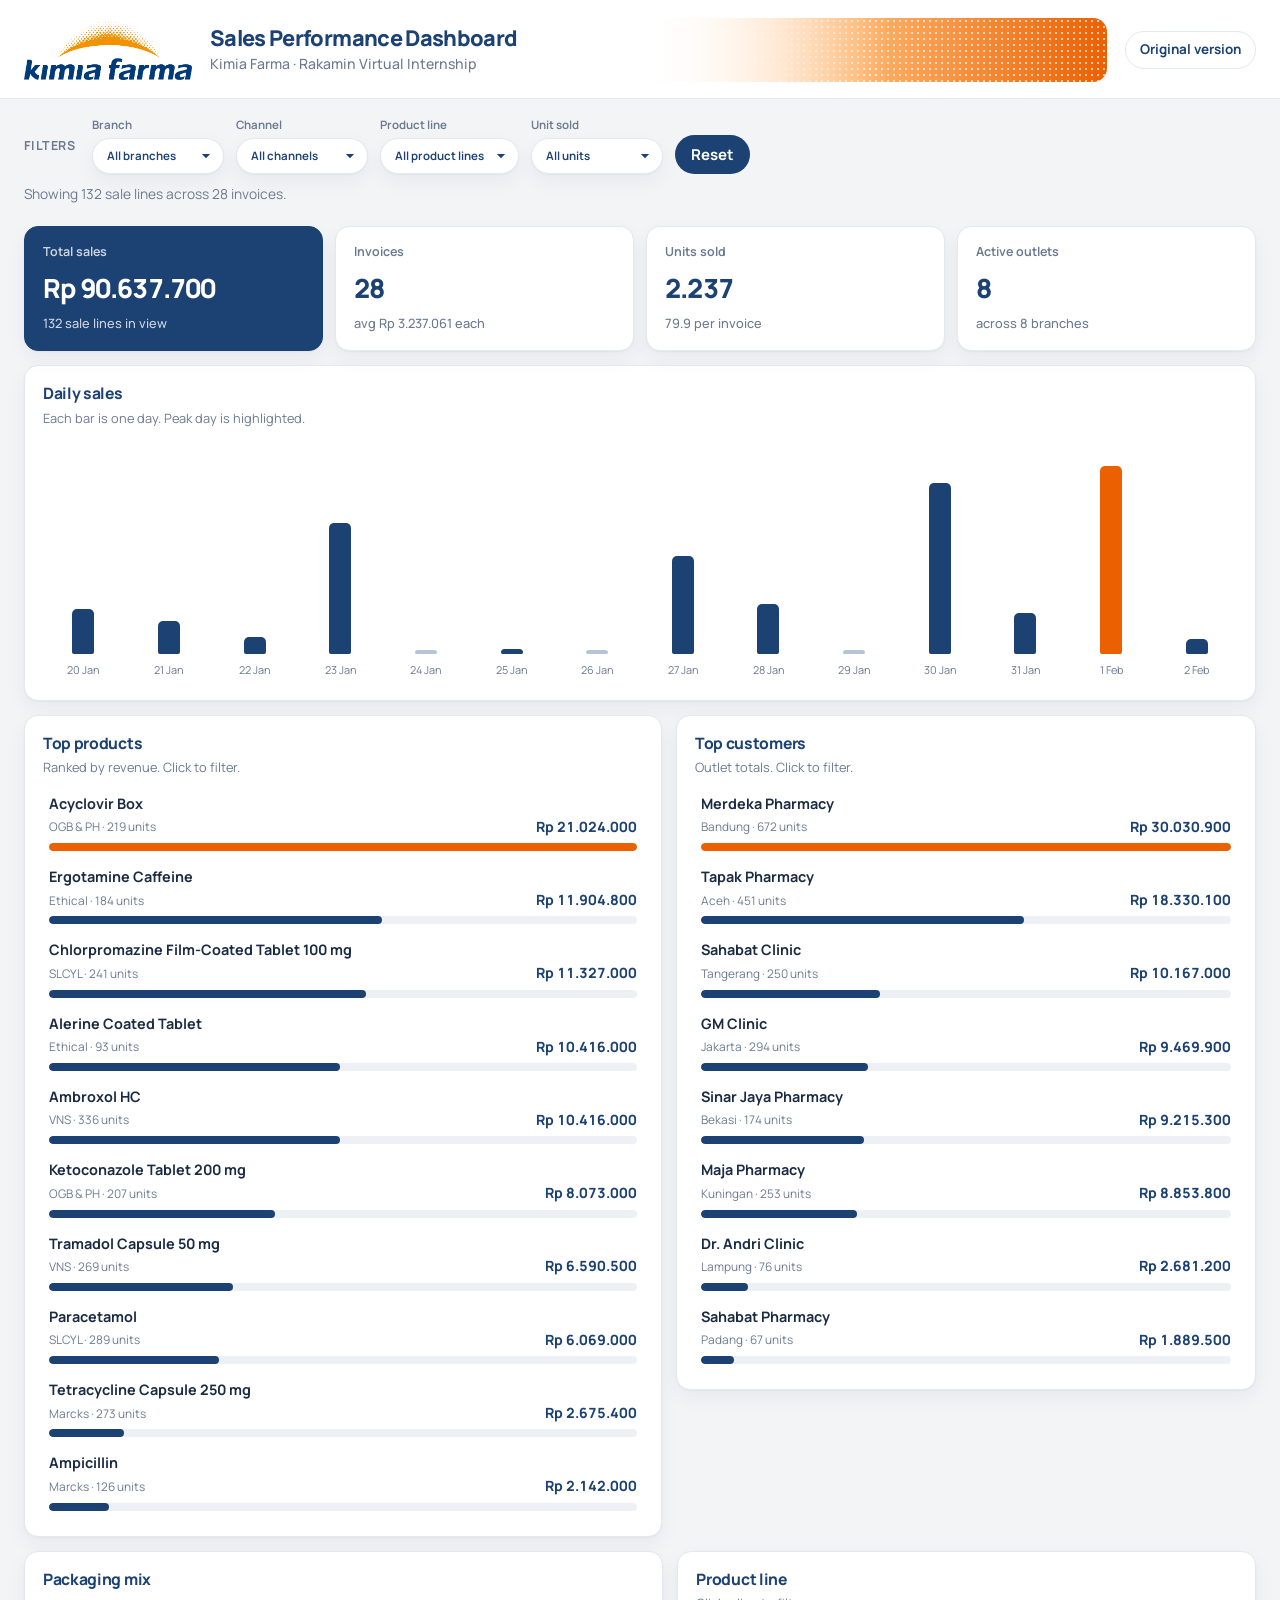
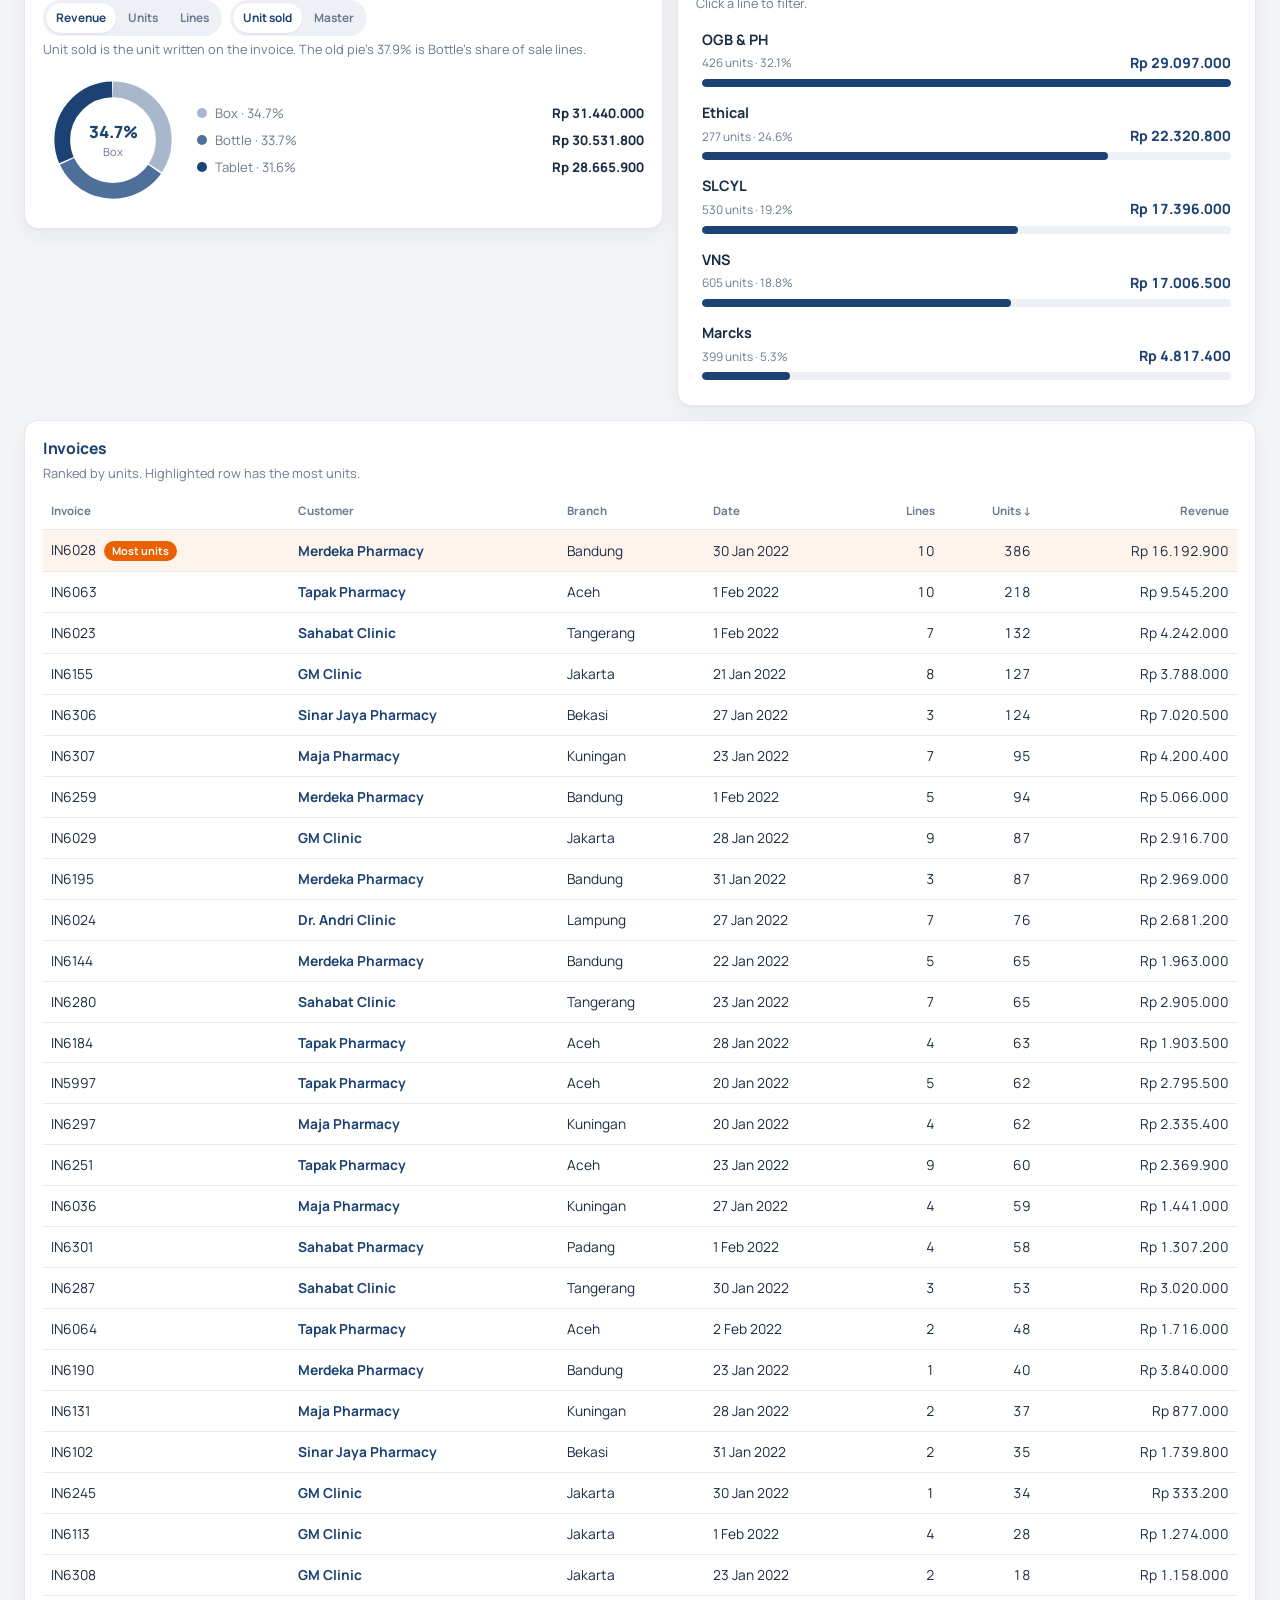
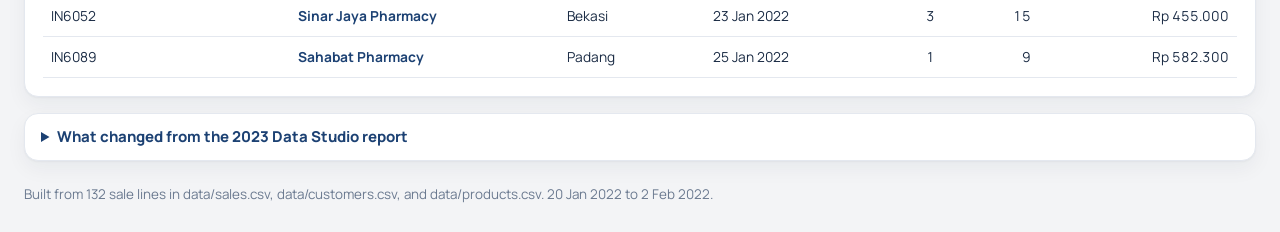
<file: index.html>
<!DOCTYPE html>
<html lang="en">
<head>
  <meta charset="utf-8">
  <meta http-equiv="refresh" content="0; url=dashboard/index.html">
  <link rel="canonical" href="dashboard/index.html">
  <title>Kimia Farma sales dashboard</title>
</head>
<body>
  <p><a href="dashboard/index.html">Open the Kimia Farma sales dashboard</a></p>
</body>
</html>
</file>
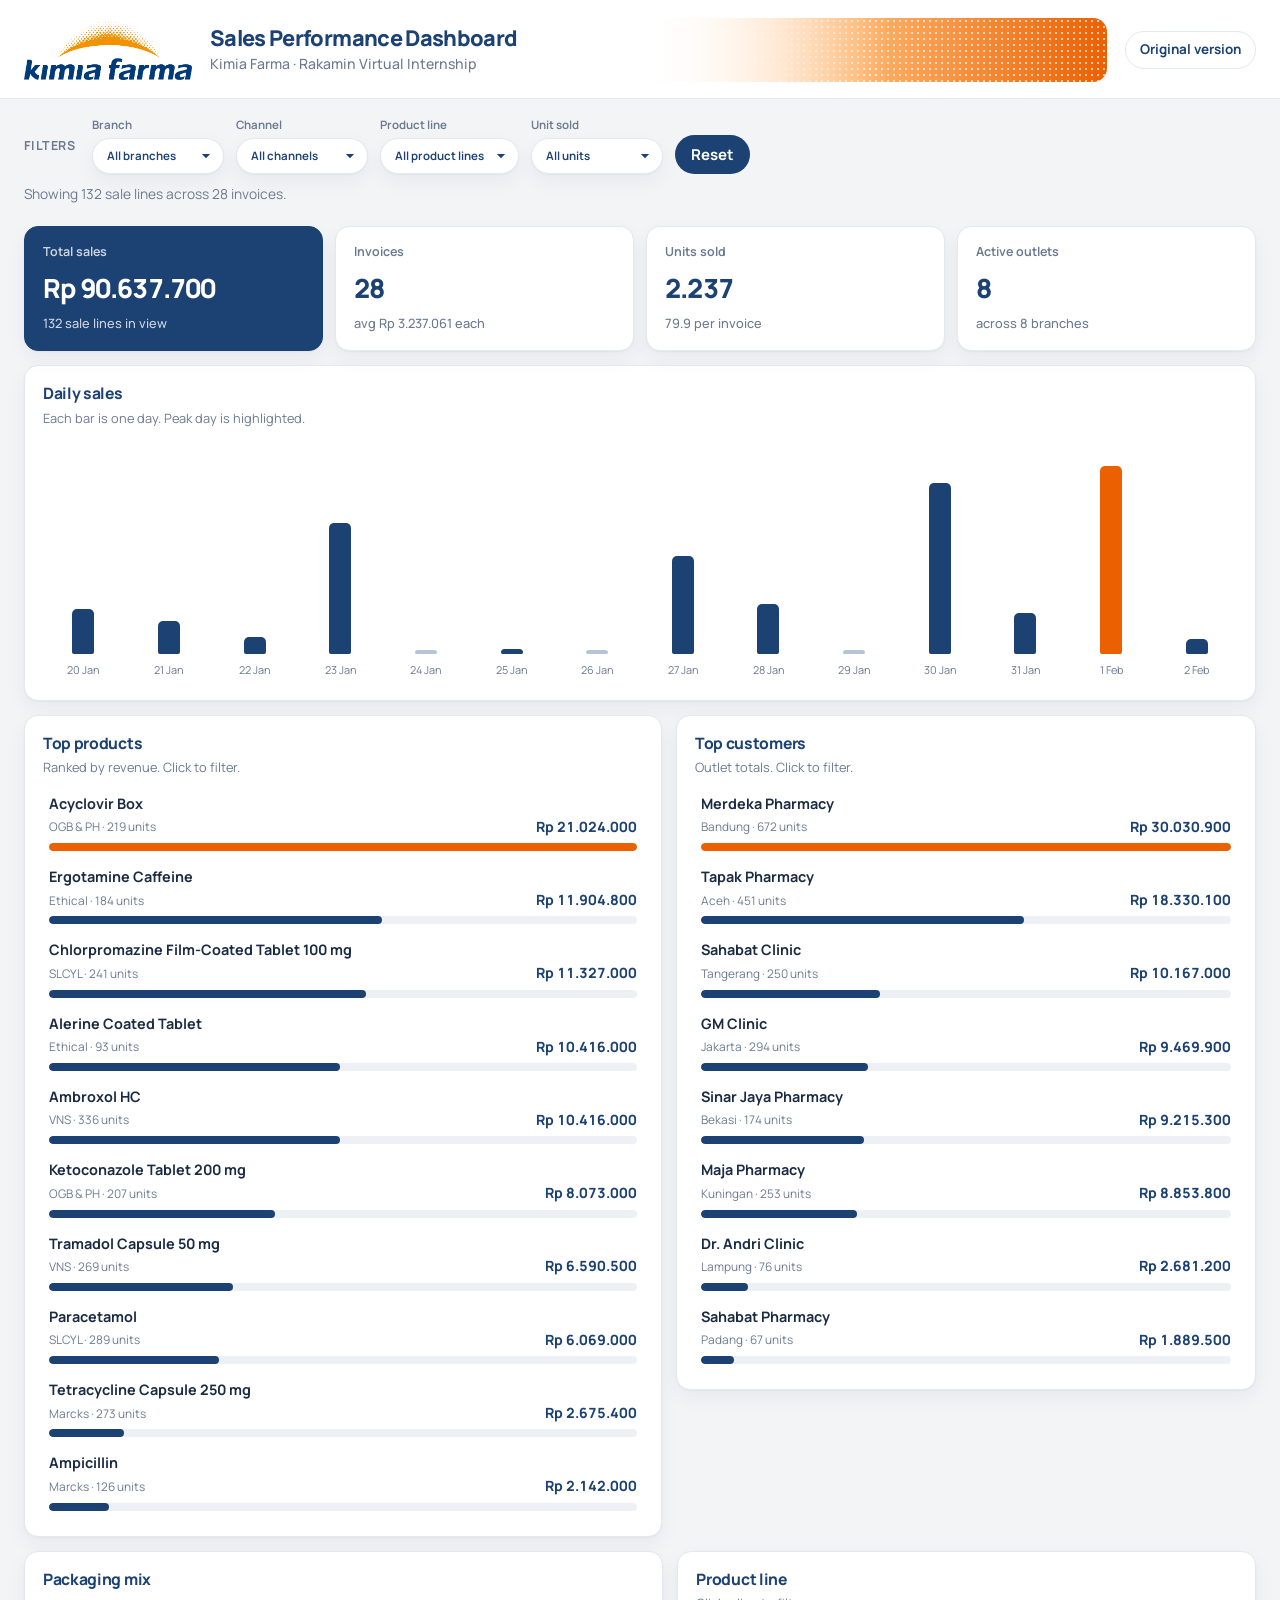
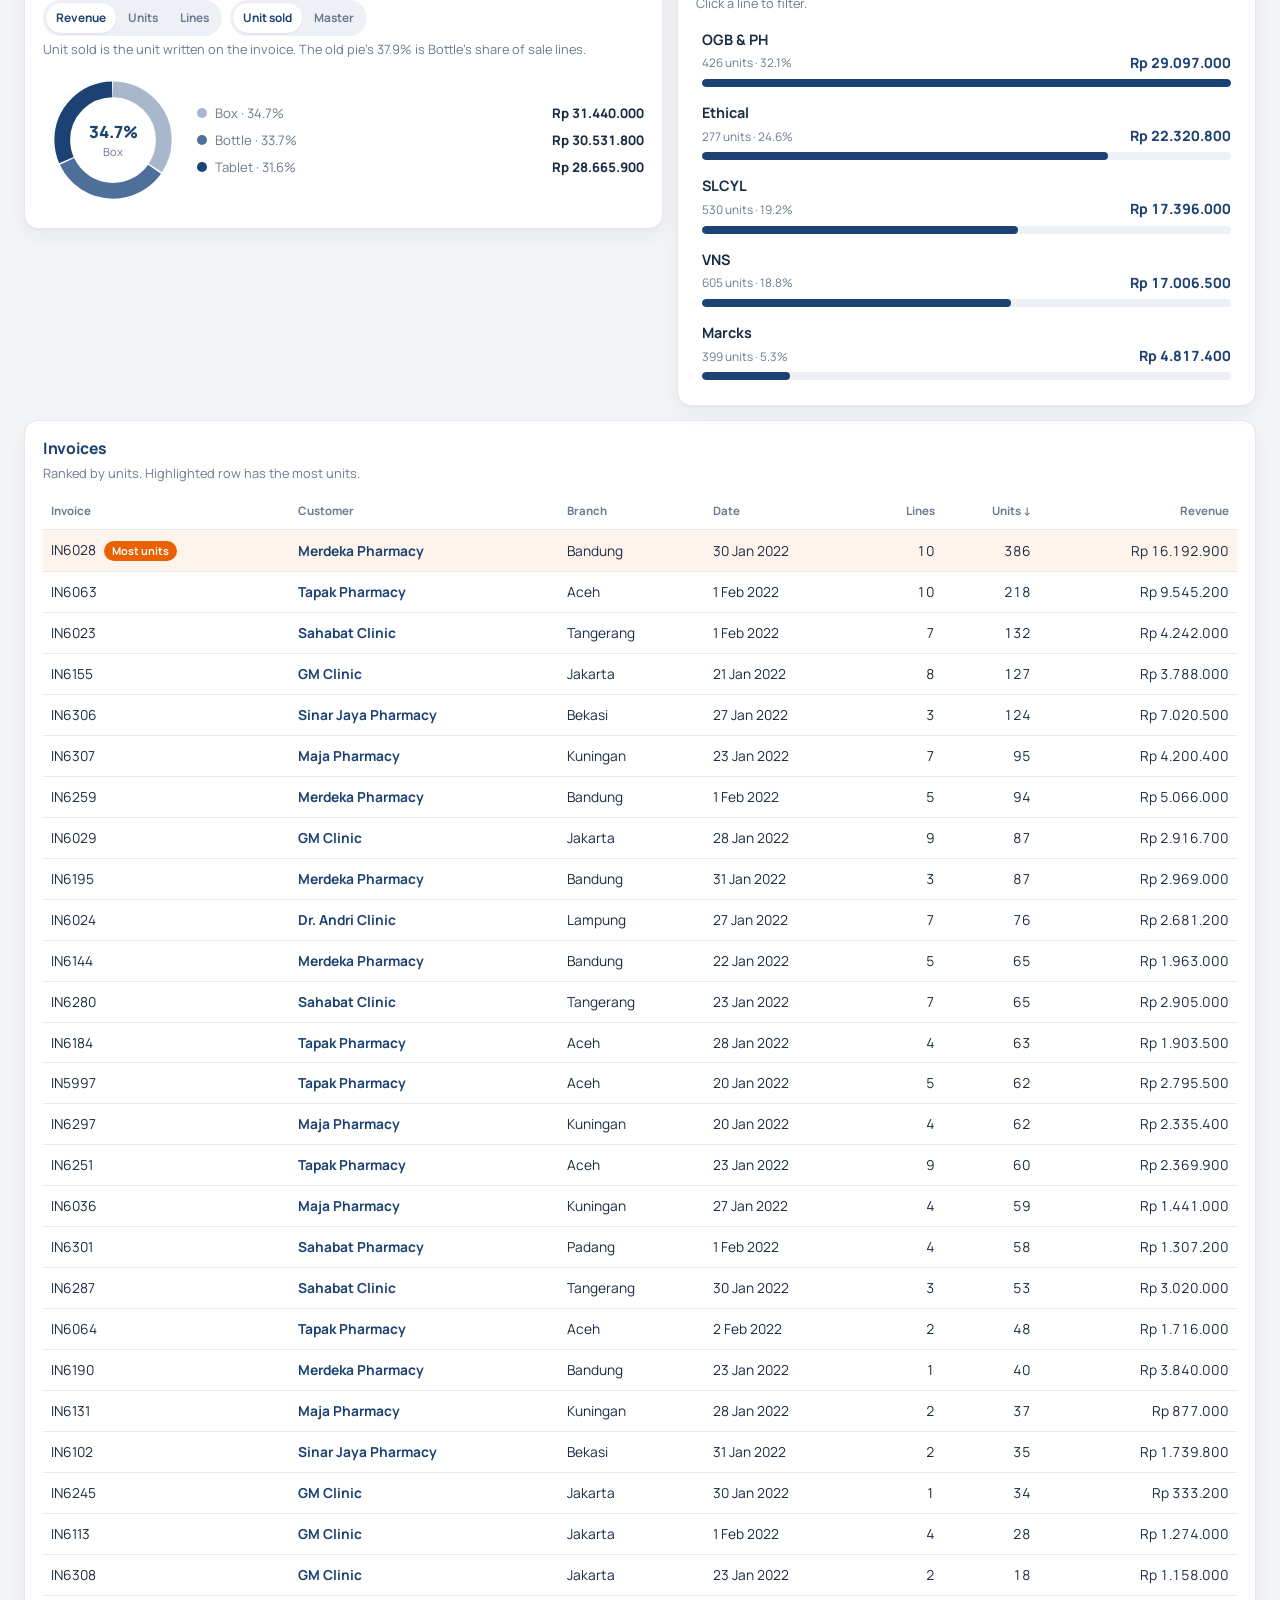
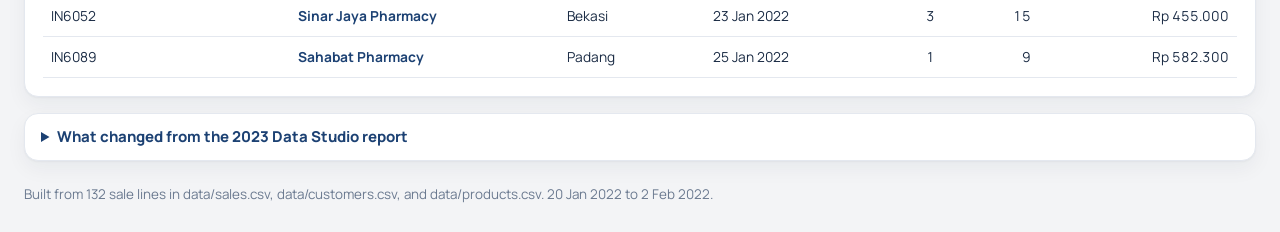
<file: dashboard/index.html>
<!DOCTYPE html>
<html lang="en">
<head>
  <meta charset="utf-8">
  <meta name="viewport" content="width=device-width, initial-scale=1">
  <title>Kimia Farma Sales Performance Dashboard</title>
  <link rel="icon" href="data:image/svg+xml,%3Csvg xmlns='http://www.w3.org/2000/svg' viewBox='0 0 32 32'%3E%3Ccircle cx='16' cy='16' r='15' fill='%23eb6001'/%3E%3Ctext x='16' y='21' text-anchor='middle' font-size='11' font-family='Arial' font-weight='700' fill='%231c4173'%3EKF%3C/text%3E%3C/svg%3E">
  <link rel="preconnect" href="https://fonts.googleapis.com">
  <link rel="preconnect" href="https://fonts.gstatic.com" crossorigin>
  <link href="https://fonts.googleapis.com/css2?family=Manrope:wght@500;600;700;800&display=swap" rel="stylesheet">
  <link rel="stylesheet" href="styles.css">
  <script src="data.js"></script>
</head>
<body>
  <header class="top">
    <div class="wrap top-inner">
      <div class="brand-block">
        <img
          class="kf-logo"
          src="kimia-farma-logo.png"
          alt="kimia farma"
          width="220"
          height="78"
        />
        <div class="title-block">
          <h1>Sales Performance Dashboard</h1>
          <p class="subtitle">Kimia Farma · Rakamin Virtual Internship</p>
        </div>
      </div>
      <div class="header-art" aria-hidden="true">
        <div class="header-art-fade"></div>
        <div class="header-art-dots"></div>
      </div>
      <a class="ghost" href="previous.html">Original version</a>
    </div>
  </header>

  <main class="wrap">
    <form class="filters" id="filters">
      <span class="filters-label">Filters</span>
      <label>Branch <select id="branch"></select></label>
      <label>Channel <select id="channel"></select></label>
      <label>Product line <select id="line"></select></label>
      <label>Unit sold <select id="unit"></select></label>
      <button type="button" class="reset" id="reset">Reset</button>
    </form>
    <p class="status" id="status" aria-live="polite"></p>
    <div class="chips" id="chips"></div>

    <section class="kpis" aria-label="Totals">
      <article class="kpi kpi-hero">
        <h2>Total sales</h2>
        <p id="kpi-revenue">–</p>
        <span class="kpi-sub" id="kpi-revenue-sub">20 Jan – 2 Feb 2022</span>
      </article>
      <article class="kpi">
        <h2>Invoices</h2>
        <p id="kpi-invoices">–</p>
        <span class="kpi-sub" id="kpi-invoices-sub"></span>
      </article>
      <article class="kpi">
        <h2>Units sold</h2>
        <p id="kpi-units">–</p>
        <span class="kpi-sub" id="kpi-units-sub"></span>
      </article>
      <article class="kpi">
        <h2>Active outlets</h2>
        <p id="kpi-outlets">–</p>
        <span class="kpi-sub" id="kpi-outlets-sub"></span>
      </article>
    </section>

    <section class="card card-trend">
      <h2>Daily sales</h2>
      <p class="hint">Each bar is one day. Peak day is highlighted.</p>
      <div class="trend-scroll">
        <div class="trend" id="trend"></div>
      </div>
    </section>

    <div class="layout-cols">
      <section class="card">
        <h2>Top products</h2>
        <p class="hint">Ranked by revenue. Click to filter.</p>
        <div id="products"></div>
      </section>
      <section class="card">
        <h2>Top customers</h2>
        <p class="hint">Outlet totals. Click to filter.</p>
        <div id="customers"></div>
      </section>
    </div>

    <div class="layout-cols layout-mix">
      <section class="card card-mix">
        <h2>Packaging mix</h2>
        <div class="toggles compact">
          <div class="seg" role="group" aria-label="Mix measure">
            <button type="button" data-measure="revenue" aria-pressed="true">Revenue</button>
            <button type="button" data-measure="units">Units</button>
            <button type="button" data-measure="lines">Lines</button>
          </div>
          <div class="seg" role="group" aria-label="Packaging source">
            <button type="button" data-pack="unit" aria-pressed="true">Unit sold</button>
            <button type="button" data-pack="master">Master</button>
          </div>
        </div>
        <p class="hint" id="pack-hint"></p>
        <div class="mix">
          <div class="donut-wrap">
            <svg id="donut" viewBox="0 0 160 160" role="img" aria-label="Packaging mix"></svg>
            <div class="donut-center">
              <strong id="donut-value">–</strong>
              <span id="donut-caption">Revenue</span>
            </div>
          </div>
          <ul class="legend" id="legend"></ul>
        </div>
      </section>
      <section class="card">
        <h2>Product line</h2>
        <p class="hint">Click a line to filter.</p>
        <div id="lines"></div>
      </section>
    </div>

    <section class="card card-invoices">
      <h2>Invoices</h2>
      <p class="hint">Ranked by units. Highlighted row has the most units.</p>
      <div class="table-wrap" id="invoices"></div>
    </section>

    <details class="notes">
      <summary>What changed from the 2023 Data Studio report</summary>
      <div class="channel-card" aria-label="Channel split">
        <div class="channel-bar" id="channel-bar"></div>
        <div class="channel-legend" id="channel-legend"></div>
      </div>
      <ul class="note-list">
        <li>Source dates are day/month/year. <code>30/01/22</code> is 30 January 2022.</li>
        <li>All 28 invoices kept (old report dropped 3 with <code>HAVING COUNT(*) &gt; 1</code>).</li>
        <li>Totals: Rp 90.637.700 · 2.237 units · 8 outlets.</li>
      </ul>
    </details>

    <div id="answers" class="sr-only" aria-hidden="true">
      <p id="answer-trend"></p>
      <p id="answer-customer"></p>
      <p id="answer-product"></p>
      <p id="answer-invoice"></p>
    </div>
  </main>

  <footer class="wrap foot">
    <p id="foot-note"></p>
  </footer>
  <script src="app.js"></script>
</body>
</html>
</file>
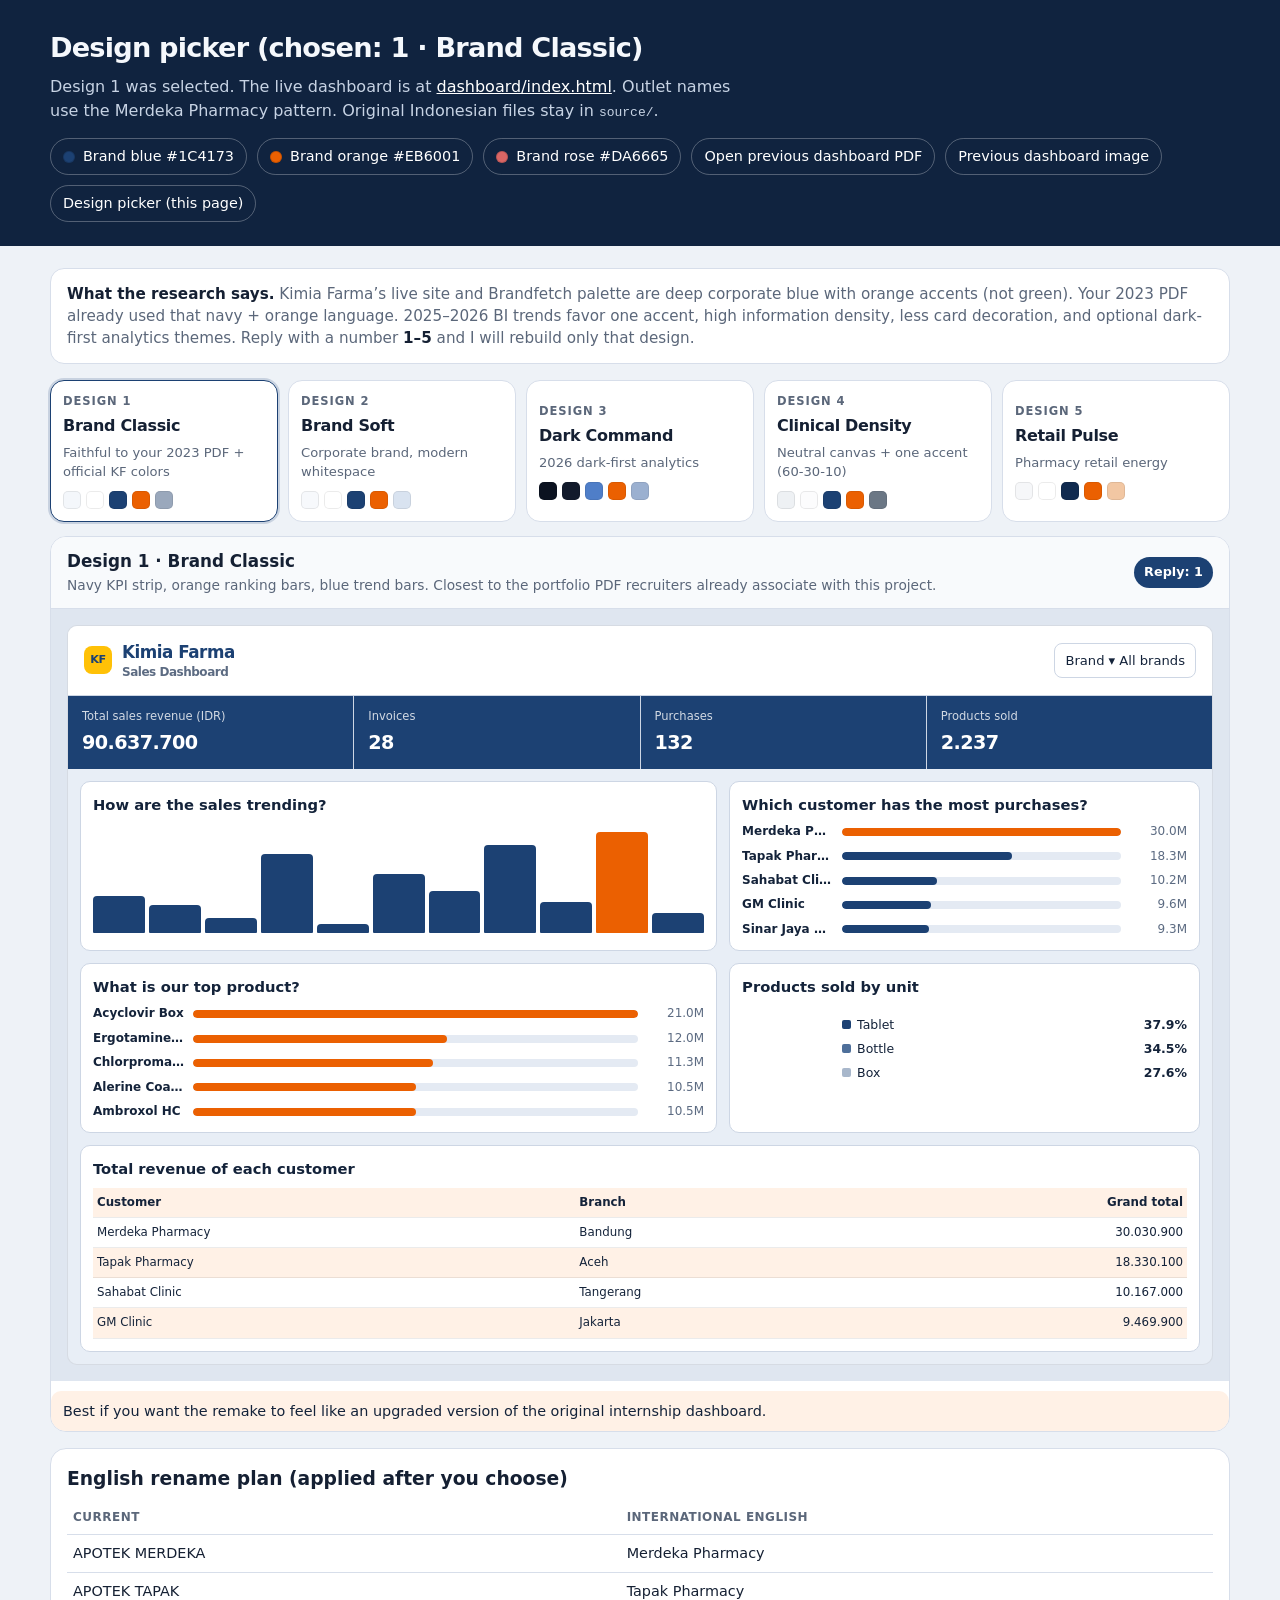
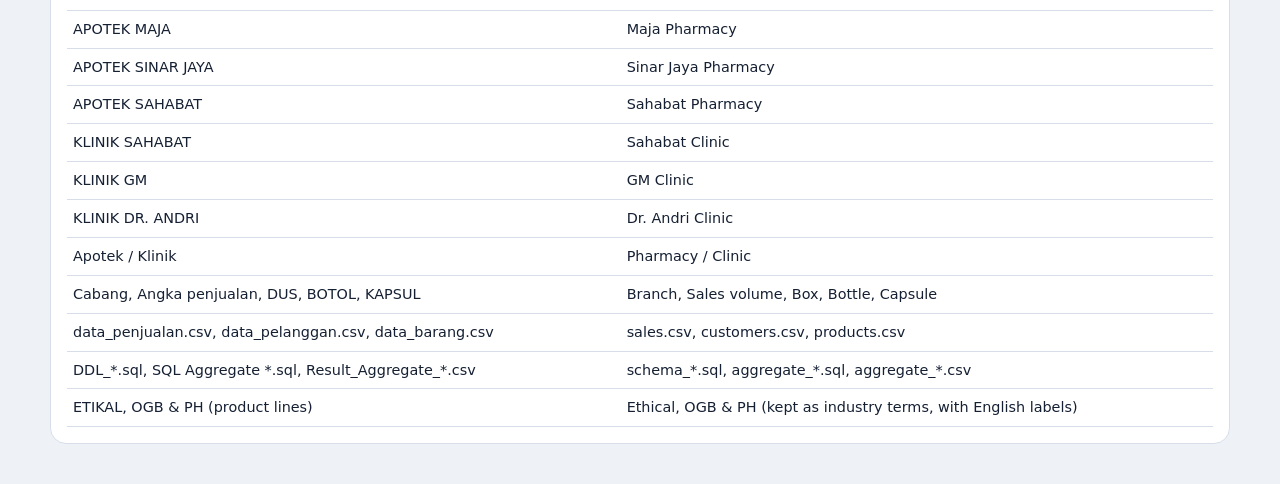
<file: designs/index.html>
<!DOCTYPE html>
<html lang="en">
<head>
  <meta charset="utf-8">
  <meta name="viewport" content="width=device-width, initial-scale=1">
  <title>Pick a dashboard design · Kimia Farma</title>
  <style>
    :root {
      --ink: #152033;
      --muted: #5b677a;
      --line: #d7deea;
      --page: #eef2f7;
      --card: #ffffff;
      --sans: "Segoe UI", Inter, system-ui, sans-serif;
    }
    * { box-sizing: border-box; }
    body {
      margin: 0;
      font-family: var(--sans);
      color: var(--ink);
      background: var(--page);
      line-height: 1.45;
    }
    a { color: inherit; }
    .wrap { width: min(1180px, calc(100% - 32px)); margin: 0 auto; }
    header {
      background: #10233f;
      color: #f5f8fc;
      padding: 28px 0 24px;
    }
    header h1 {
      margin: 0;
      font-size: 1.7rem;
      letter-spacing: -0.03em;
    }
    header p { margin: 8px 0 0; max-width: 70ch; color: #c7d3e4; }
    .refs {
      display: flex;
      flex-wrap: wrap;
      gap: 10px;
      margin-top: 16px;
    }
    .refs a, .refs span {
      display: inline-flex;
      align-items: center;
      gap: 8px;
      border: 1px solid rgba(255,255,255,.28);
      border-radius: 999px;
      padding: 7px 12px;
      text-decoration: none;
      font-size: .9rem;
      color: #fff;
    }
    .swatch {
      width: 12px; height: 12px; border-radius: 999px;
      box-shadow: inset 0 0 0 1px rgba(0,0,0,.15);
    }
    main { padding: 22px 0 40px; }
    .note {
      background: var(--card);
      border: 1px solid var(--line);
      border-radius: 14px;
      padding: 14px 16px;
      margin-bottom: 16px;
      color: var(--muted);
      font-size: .95rem;
    }
    .note strong { color: var(--ink); }
    .picker {
      display: grid;
      grid-template-columns: repeat(5, minmax(0, 1fr));
      gap: 10px;
      margin-bottom: 14px;
    }
    .pick {
      text-align: left;
      border: 1px solid var(--line);
      background: var(--card);
      border-radius: 14px;
      padding: 12px;
      cursor: pointer;
      font: inherit;
      color: inherit;
      min-height: 100%;
    }
    .pick:hover { border-color: #9eb0cb; }
    .pick[aria-pressed="true"] {
      border-color: #1c4173;
      box-shadow: 0 0 0 2px rgba(28,65,115,.18);
    }
    .pick .num {
      font-size: .72rem;
      font-weight: 700;
      letter-spacing: .08em;
      text-transform: uppercase;
      color: var(--muted);
    }
    .pick h2 {
      margin: 4px 0 6px;
      font-size: 1rem;
      letter-spacing: -0.02em;
    }
    .pick p { margin: 0; font-size: .82rem; color: var(--muted); }
    .chips { display: flex; gap: 5px; margin-top: 10px; }
    .chip {
      width: 18px; height: 18px; border-radius: 5px;
      box-shadow: inset 0 0 0 1px rgba(0,0,0,.08);
    }
    .stage {
      background: var(--card);
      border: 1px solid var(--line);
      border-radius: 16px;
      overflow: hidden;
    }
    .stage-bar {
      display: flex;
      justify-content: space-between;
      gap: 12px;
      align-items: center;
      padding: 12px 16px;
      border-bottom: 1px solid var(--line);
      background: #f8fafc;
    }
    .stage-bar h3 { margin: 0; font-size: 1.05rem; }
    .stage-bar p { margin: 2px 0 0; color: var(--muted); font-size: .86rem; }
    .badge {
      border-radius: 999px;
      background: #1c4173;
      color: #fff;
      font-size: .8rem;
      font-weight: 700;
      padding: 6px 10px;
      white-space: nowrap;
    }
    .preview-shell { padding: 16px; background: #dfe6f0; }
    .mock {
      border-radius: 10px;
      overflow: hidden;
      border: 1px solid rgba(0,0,0,.08);
      min-height: 620px;
    }
    .mock-top {
      display: flex;
      justify-content: space-between;
      align-items: center;
      gap: 12px;
      padding: 14px 16px;
    }
    .brand-mark {
      display: flex;
      align-items: center;
      gap: 10px;
      font-weight: 800;
      letter-spacing: -0.03em;
    }
    .logo-dot {
      width: 28px; height: 28px; border-radius: 8px;
      display: grid; place-items: center;
      font-size: .7rem; font-weight: 800;
    }
    .filter-pill {
      border-radius: 8px;
      padding: 7px 10px;
      font-size: .82rem;
      border: 1px solid transparent;
    }
    .kpis {
      display: grid;
      grid-template-columns: repeat(4, 1fr);
      gap: 1px;
      padding: 0;
    }
    .kpi { padding: 12px 14px; }
    .kpi .label { font-size: .72rem; opacity: .8; }
    .kpi .value { font-size: 1.2rem; font-weight: 800; letter-spacing: -0.03em; margin-top: 4px; }
    .grid {
      display: grid;
      grid-template-columns: 1.15fr 0.85fr;
      gap: 12px;
      padding: 12px;
    }
    .panel {
      border-radius: 10px;
      padding: 12px;
      min-height: 150px;
    }
    .panel h4 { margin: 0 0 8px; font-size: .92rem; }
    .bars-v {
      display: grid;
      grid-auto-flow: column;
      grid-auto-columns: 1fr;
      align-items: end;
      gap: 4px;
      height: 110px;
    }
    .bars-v span {
      display: block;
      border-radius: 4px 4px 1px 1px;
      min-height: 4px;
    }
    .bars-h { display: grid; gap: 7px; }
    .row {
      display: grid;
      grid-template-columns: 92px 1fr 58px;
      gap: 8px;
      align-items: center;
      font-size: .75rem;
    }
    .row b { font-weight: 650; overflow: hidden; text-overflow: ellipsis; white-space: nowrap; }
    .track { height: 8px; border-radius: 99px; overflow: hidden; }
    .track i { display: block; height: 100%; border-radius: 99px; }
    .donut-row {
      display: grid;
      grid-template-columns: 88px 1fr;
      gap: 12px;
      align-items: center;
    }
    .donut {
      width: 88px; height: 88px; border-radius: 50%;
      background:
        conic-gradient(var(--c1) 0 37.9%, var(--c2) 37.9% 72.4%, var(--c3) 72.4% 100%);
      mask: radial-gradient(circle at center, transparent 52%, #000 53%);
      -webkit-mask: radial-gradient(circle at center, transparent 52%, #000 53%);
    }
    .legend { display: grid; gap: 6px; font-size: .78rem; }
    .legend div { display: flex; justify-content: space-between; gap: 8px; }
    .dot { width: 9px; height: 9px; border-radius: 2px; display: inline-block; margin-right: 6px; }
    .table {
      width: 100%;
      border-collapse: collapse;
      font-size: .74rem;
    }
    .table th, .table td {
      padding: 6px 4px;
      border-bottom: 1px solid rgba(0,0,0,.08);
      text-align: left;
    }
    .table .num { text-align: right; font-variant-numeric: tabular-nums; }
    .map {
      margin-top: 16px;
      background: var(--card);
      border: 1px solid var(--line);
      border-radius: 16px;
      padding: 16px;
    }
    .map h3 { margin: 0 0 8px; }
    .map table { width: 100%; border-collapse: collapse; font-size: .9rem; }
    .map th, .map td {
      text-align: left;
      padding: 8px 6px;
      border-bottom: 1px solid var(--line);
      vertical-align: top;
    }
    .map th { color: var(--muted); font-size: .75rem; text-transform: uppercase; letter-spacing: .04em; }
    .verdict {
      margin-top: 10px;
      padding: 10px 12px;
      border-radius: 10px;
      font-size: .9rem;
    }
    @media (max-width: 980px) {
      .picker { grid-template-columns: 1fr 1fr; }
      .kpis, .grid { grid-template-columns: 1fr 1fr; }
    }
    @media (max-width: 640px) {
      .picker { grid-template-columns: 1fr; }
      .kpis, .grid { grid-template-columns: 1fr; }
      .stage-bar { flex-direction: column; align-items: flex-start; }
    }
  </style>
</head>
<body>
  <header>
    <div class="wrap">
      <h1>Design picker (chosen: 1 · Brand Classic)</h1>
      <p>
        Design 1 was selected. The live dashboard is at
        <a href="/dashboard/index.html" style="color:#fff">dashboard/index.html</a>.
        Outlet names use the Merdeka Pharmacy pattern. Original Indonesian files stay in
        <code>source/</code>.
      </p>
      <div class="refs">
        <span><i class="swatch" style="background:#1C4173"></i> Brand blue #1C4173</span>
        <span><i class="swatch" style="background:#EB6001"></i> Brand orange #EB6001</span>
        <span><i class="swatch" style="background:#DA6665"></i> Brand rose #DA6665</span>
        <a href="/KIMIA_FARMA_SALES_DASHBOARD.pdf" target="_blank">Open previous dashboard PDF</a>
        <a href="/designs/previous_dashboard.png" target="_blank">Previous dashboard image</a>
        <a href="/designs/index.html">Design picker (this page)</a>
      </div>
    </div>
  </header>

  <main class="wrap">
    <div class="note">
      <strong>What the research says.</strong>
      Kimia Farma’s live site and Brandfetch palette are deep corporate blue with orange accents
      (not green). Your 2023 PDF already used that navy + orange language.
      2025–2026 BI trends favor one accent, high information density, less card decoration,
      and optional dark-first analytics themes. Reply with a number <strong>1–5</strong> and I will rebuild only that design.
    </div>

    <div class="picker" id="picker"></div>

    <section class="stage">
      <div class="stage-bar">
        <div>
          <h3 id="stage-title">Design 1 · Brand Classic</h3>
          <p id="stage-blurb"></p>
        </div>
        <div class="badge" id="stage-badge">Reply: 1</div>
      </div>
      <div class="preview-shell">
        <div class="mock" id="mock"></div>
      </div>
      <div class="verdict" id="stage-verdict"></div>
    </section>

    <section class="map">
      <h3>English rename plan (applied after you choose)</h3>
      <table>
        <thead>
          <tr><th>Current</th><th>International English</th></tr>
        </thead>
        <tbody>
          <tr><td>APOTEK MERDEKA</td><td>Merdeka Pharmacy</td></tr>
          <tr><td>APOTEK TAPAK</td><td>Tapak Pharmacy</td></tr>
          <tr><td>APOTEK MAJA</td><td>Maja Pharmacy</td></tr>
          <tr><td>APOTEK SINAR JAYA</td><td>Sinar Jaya Pharmacy</td></tr>
          <tr><td>APOTEK SAHABAT</td><td>Sahabat Pharmacy</td></tr>
          <tr><td>KLINIK SAHABAT</td><td>Sahabat Clinic</td></tr>
          <tr><td>KLINIK GM</td><td>GM Clinic</td></tr>
          <tr><td>KLINIK DR. ANDRI</td><td>Dr. Andri Clinic</td></tr>
          <tr><td>Apotek / Klinik</td><td>Pharmacy / Clinic</td></tr>
          <tr><td>Cabang, Angka penjualan, DUS, BOTOL, KAPSUL</td><td>Branch, Sales volume, Box, Bottle, Capsule</td></tr>
          <tr><td>data_penjualan.csv, data_pelanggan.csv, data_barang.csv</td><td>sales.csv, customers.csv, products.csv</td></tr>
          <tr><td>DDL_*.sql, SQL Aggregate *.sql, Result_Aggregate_*.csv</td><td>schema_*.sql, aggregate_*.sql, aggregate_*.csv</td></tr>
          <tr><td>ETIKAL, OGB &amp; PH (product lines)</td><td>Ethical, OGB &amp; PH (kept as industry terms, with English labels)</td></tr>
        </tbody>
      </table>
    </section>
  </main>

  <script>
    const DESIGNS = [
      {
        id: 1,
        name: "Brand Classic",
        trend: "Faithful to your 2023 PDF + official KF colors",
        blurb: "Navy KPI strip, orange ranking bars, blue trend bars. Closest to the portfolio PDF recruiters already associate with this project.",
        verdict: "Best if you want the remake to feel like an upgraded version of the original internship dashboard.",
        chips: ["#F4F7FB", "#FFFFFF", "#1C4173", "#EB6001", "#9AA8BC"],
        theme: {
          page: "#E8EEF6",
          top: "#FFFFFF",
          ink: "#14233A",
          muted: "#5C6B82",
          brand: "#1C4173",
          accent: "#EB6001",
          kpiBg: "#1C4173",
          kpiInk: "#FFFFFF",
          panel: "#FFFFFF",
          track: "#E4EAF3",
          logoBg: "#FFC107",
          logoInk: "#1C4173",
          filterBg: "#FFFFFF",
          filterLine: "#CDD6E4",
          c1: "#1C4173",
          c2: "#4E6F9A",
          c3: "#A8B7CB",
          stripe: "#FFF1E6"
        }
      },
      {
        id: 2,
        name: "Brand Soft",
        trend: "Corporate brand, modern whitespace",
        blurb: "Same KF blue/orange, but softer surfaces, lighter KPI cards, and orange used only for emphasis. Reads more like a 2026 product analytics page.",
        verdict: "Best balance of brand recognition and a fresher CV look without going dark.",
        chips: ["#F7F9FC", "#FFFFFF", "#1C4173", "#EB6001", "#D9E3F0"],
        theme: {
          page: "#F3F6FB",
          top: "#F8FBFF",
          ink: "#1A2740",
          muted: "#66758C",
          brand: "#1C4173",
          accent: "#EB6001",
          kpiBg: "#FFFFFF",
          kpiInk: "#1C4173",
          panel: "#FFFFFF",
          track: "#E7EDF6",
          logoBg: "#1C4173",
          logoInk: "#FFFFFF",
          filterBg: "#FFFFFF",
          filterLine: "#D5DEEB",
          c1: "#1C4173",
          c2: "#EB6001",
          c3: "#8FA3BF",
          stripe: "#F7FAFD"
        }
      },
      {
        id: 3,
        name: "Dark Command",
        trend: "2026 dark-first analytics",
        blurb: "Charcoal canvas, KF blue as the primary data color, orange only for the peak day and top rank. Signals modern BI tooling on an international CV.",
        verdict: "Best if you want the portfolio piece to look like a current analytics product, not a 2023 report export.",
        chips: ["#0B1220", "#121A2B", "#4F7EC8", "#EB6001", "#9BB0D0"],
        theme: {
          page: "#0B1220",
          top: "#121A2B",
          ink: "#E7EEF8",
          muted: "#9AA8BD",
          brand: "#4F7EC8",
          accent: "#EB6001",
          kpiBg: "#162033",
          kpiInk: "#E7EEF8",
          panel: "#121A2B",
          track: "#243247",
          logoBg: "#EB6001",
          logoInk: "#FFFFFF",
          filterBg: "#182338",
          filterLine: "#2C3D57",
          c1: "#4F7EC8",
          c2: "#EB6001",
          c3: "#7F93B0",
          stripe: "#182338"
        }
      },
      {
        id: 4,
        name: "Clinical Density",
        trend: "Neutral canvas + one accent (60-30-10)",
        blurb: "Near-white healthcare UI. Almost all charts in KF blue. Orange reserved for interactive filters and the single peak highlight. Dense, low-decoration, BI-native.",
        verdict: "Best if you want a serious healthcare-analyst look with maximum clarity and minimal brand theatrics.",
        chips: ["#EEF1F4", "#FCFCFD", "#1C4173", "#EB6001", "#6B7785"],
        theme: {
          page: "#EBEFF3",
          top: "#FCFCFD",
          ink: "#1B2430",
          muted: "#66717F",
          brand: "#1C4173",
          accent: "#EB6001",
          kpiBg: "#FCFCFD",
          kpiInk: "#1B2430",
          panel: "#FCFCFD",
          track: "#E3E8EE",
          logoBg: "#1C4173",
          logoInk: "#FFFFFF",
          filterBg: "#FFFFFF",
          filterLine: "#D5DCE5",
          c1: "#1C4173",
          c2: "#3E5F8C",
          c3: "#8FA0B5",
          stripe: "#F5F7FA"
        }
      },
      {
        id: 5,
        name: "Retail Pulse",
        trend: "Pharmacy retail energy",
        blurb: "White retail canvas with orange as the main chart color (as in your old customer/product bars) and blue locked to header/KPIs. Feels closer to Kimia Farma’s storefront than a boardroom deck.",
        verdict: "Best if you want the piece to feel commercial and product-facing, with the brand orange doing the storytelling.",
        chips: ["#F6F7F9", "#FFFFFF", "#102A4F", "#EB6001", "#F2C7A3"],
        theme: {
          page: "#F2F4F7",
          top: "#102A4F",
          ink: "#FFFFFF",
          muted: "#C5D0E0",
          brand: "#FFFFFF",
          accent: "#EB6001",
          kpiBg: "#16345F",
          kpiInk: "#FFFFFF",
          panel: "#FFFFFF",
          track: "#F0E4D8",
          logoBg: "#EB6001",
          logoInk: "#FFFFFF",
          filterBg: "#1B3C6B",
          filterLine: "#2B4F80",
          c1: "#EB6001",
          c2: "#1C4173",
          c3: "#F0A36A",
          stripe: "#FFF7F0",
          panelInk: "#1A2740",
          panelMuted: "#66758C"
        }
      }
    ];

    const heights = [34, 26, 14, 72, 8, 54, 38, 80, 28, 92, 18];
    const customers = [
      ["Merdeka Pharmacy", 100],
      ["Tapak Pharmacy", 61],
      ["Sahabat Clinic", 34],
      ["GM Clinic", 32],
      ["Sinar Jaya Pharmacy", 31]
    ];
    const products = [
      ["Acyclovir Box", 100],
      ["Ergotamine Caffeine", 57],
      ["Chlorpromazine 100 mg", 54],
      ["Alerine Coated Tablet", 50],
      ["Ambroxol HC", 50]
    ];

    function el(tag, attrs={}, ...kids) {
      const node = document.createElement(tag);
      Object.entries(attrs).forEach(([k,v]) => {
        if (k === "style" && typeof v === "object") Object.assign(node.style, v);
        else if (k.startsWith("on") && typeof v === "function") node.addEventListener(k.slice(2).toLowerCase(), v);
        else if (v !== false && v != null) node.setAttribute(k, v === true ? "" : v);
      });
      kids.flat().forEach((kid) => {
        if (kid == null || kid === false) return;
        node.append(kid.nodeType ? kid : document.createTextNode(kid));
      });
      return node;
    }

    function renderMock(design) {
      const t = design.theme;
      const panelInk = t.panelInk || t.ink;
      const panelMuted = t.panelMuted || t.muted;
      const mock = document.getElementById("mock");
      mock.replaceChildren();
      mock.style.background = t.page;
      mock.style.color = panelInk;

      const top = el("div", { class: "mock-top", style: { background: t.top, color: t.ink, borderBottom: "1px solid " + t.filterLine } },
        el("div", { class: "brand-mark", style: { color: t.brand } },
          el("div", { class: "logo-dot", style: { background: t.logoBg, color: t.logoInk } }, "KF"),
          el("div", {},
            el("div", { style: { fontSize: "1.05rem" } }, "Kimia Farma"),
            el("div", { style: { fontSize: ".75rem", color: t.muted, fontWeight: "600" } }, "Sales Dashboard")
          )
        ),
        el("div", { class: "filter-pill", style: { background: t.filterBg, borderColor: t.filterLine, color: t.ink } }, "Brand ▾ All brands")
      );

      const kpis = el("div", { class: "kpis", style: { background: t.filterLine } },
        ...[
          ["Total sales revenue (IDR)", "90.637.700"],
          ["Invoices", "28"],
          ["Purchases", "132"],
          ["Products sold", "2.237"]
        ].map(([label, value]) => el("div", { class: "kpi", style: { background: t.kpiBg, color: t.kpiInk } },
          el("div", { class: "label" }, label),
          el("div", { class: "value" }, value)
        ))
      );

      const trend = el("div", { class: "panel", style: { background: t.panel, color: panelInk, border: "1px solid " + t.filterLine } },
        el("h4", {}, "How are the sales trending?"),
        el("div", { class: "bars-v" },
          ...heights.map((h, i) => el("span", {
            style: {
              height: h + "%",
              background: i === 9 ? t.accent : t.brand
            }
          }))
        )
      );

      const cust = el("div", { class: "panel", style: { background: t.panel, color: panelInk, border: "1px solid " + t.filterLine } },
        el("h4", {}, "Which customer has the most purchases?"),
        el("div", { class: "bars-h" },
          ...customers.map(([name, w], i) => el("div", { class: "row" },
            el("b", {}, name),
            el("div", { class: "track", style: { background: t.track } },
              el("i", { style: { width: w + "%", background: i === 0 ? t.accent : (design.id === 5 ? t.accent : t.brand) } })
            ),
            el("span", { style: { color: panelMuted, textAlign: "right" } }, w === 100 ? "30.0M" : (w * 0.3).toFixed(1) + "M")
          ))
        )
      );

      const prod = el("div", { class: "panel", style: { background: t.panel, color: panelInk, border: "1px solid " + t.filterLine } },
        el("h4", {}, "What is our top product?"),
        el("div", { class: "bars-h" },
          ...products.map(([name, w], i) => el("div", { class: "row" },
            el("b", {}, name),
            el("div", { class: "track", style: { background: t.track } },
              el("i", { style: { width: w + "%", background: design.id === 1 || design.id === 5 ? t.accent : t.brand } })
            ),
            el("span", { style: { color: panelMuted, textAlign: "right" } }, w === 100 ? "21.0M" : (w * 0.21).toFixed(1) + "M")
          ))
        )
      );

      const pack = el("div", { class: "panel", style: { background: t.panel, color: panelInk, border: "1px solid " + t.filterLine } },
        el("h4", {}, "Products sold by unit"),
        el("div", { class: "donut-row", style: { "--c1": t.c1, "--c2": t.c2, "--c3": t.c3 } },
          el("div", { class: "donut" }),
          el("div", { class: "legend" },
            el("div", {}, el("span", {}, el("i", { class: "dot", style: { background: t.c1 } }), "Tablet"), el("b", {}, "37.9%")),
            el("div", {}, el("span", {}, el("i", { class: "dot", style: { background: t.c2 } }), "Bottle"), el("b", {}, "34.5%")),
            el("div", {}, el("span", {}, el("i", { class: "dot", style: { background: t.c3 } }), "Box"), el("b", {}, "27.6%"))
          )
        )
      );

      const table = el("div", { class: "panel", style: { background: t.panel, color: panelInk, border: "1px solid " + t.filterLine, gridColumn: "1 / -1" } },
        el("h4", {}, "Total revenue of each customer"),
        el("table", { class: "table" },
          el("thead", {}, el("tr", { style: { background: t.stripe } },
            el("th", {}, "Customer"), el("th", {}, "Branch"), el("th", { class: "num" }, "Grand total")
          )),
          el("tbody", {},
            el("tr", {}, el("td", {}, "Merdeka Pharmacy"), el("td", {}, "Bandung"), el("td", { class: "num" }, "30.030.900")),
            el("tr", { style: { background: t.stripe } }, el("td", {}, "Tapak Pharmacy"), el("td", {}, "Aceh"), el("td", { class: "num" }, "18.330.100")),
            el("tr", {}, el("td", {}, "Sahabat Clinic"), el("td", {}, "Tangerang"), el("td", { class: "num" }, "10.167.000")),
            el("tr", { style: { background: t.stripe } }, el("td", {}, "GM Clinic"), el("td", {}, "Jakarta"), el("td", { class: "num" }, "9.469.900"))
          )
        )
      );

      const grid = el("div", { class: "grid" }, trend, cust, prod, pack, table);
      mock.append(top, kpis, grid);
    }

    let active = 1;
    const picker = document.getElementById("picker");
    DESIGNS.forEach((design) => {
      const button = el("button", {
        class: "pick",
        type: "button",
        "aria-pressed": design.id === active,
        id: "pick-" + design.id,
        onclick: () => select(design.id)
      },
        el("div", { class: "num" }, "Design " + design.id),
        el("h2", {}, design.name),
        el("p", {}, design.trend),
        el("div", { class: "chips" }, ...design.chips.map((c) => el("i", { class: "chip", style: { background: c } })))
      );
      picker.append(button);
    });

    function select(id) {
      active = id;
      const design = DESIGNS.find((d) => d.id === id);
      document.querySelectorAll(".pick").forEach((node) => {
        node.setAttribute("aria-pressed", String(node.id === "pick-" + id));
      });
      document.getElementById("stage-title").textContent = "Design " + design.id + " · " + design.name;
      document.getElementById("stage-blurb").textContent = design.blurb;
      document.getElementById("stage-badge").textContent = "Reply: " + design.id;
      const verdict = document.getElementById("stage-verdict");
      verdict.textContent = design.verdict;
      verdict.style.background = design.theme.stripe;
      verdict.style.color = design.theme.panelInk || design.theme.ink;
      renderMock(design);
    }

    // Prefer serving the local artifact copy if available via static server root.
    const boot = Number(new URLSearchParams(location.search).get("d") || 1);
    select([1,2,3,4,5].includes(boot) ? boot : 1);
  </script>
</body>
</html>
</file>
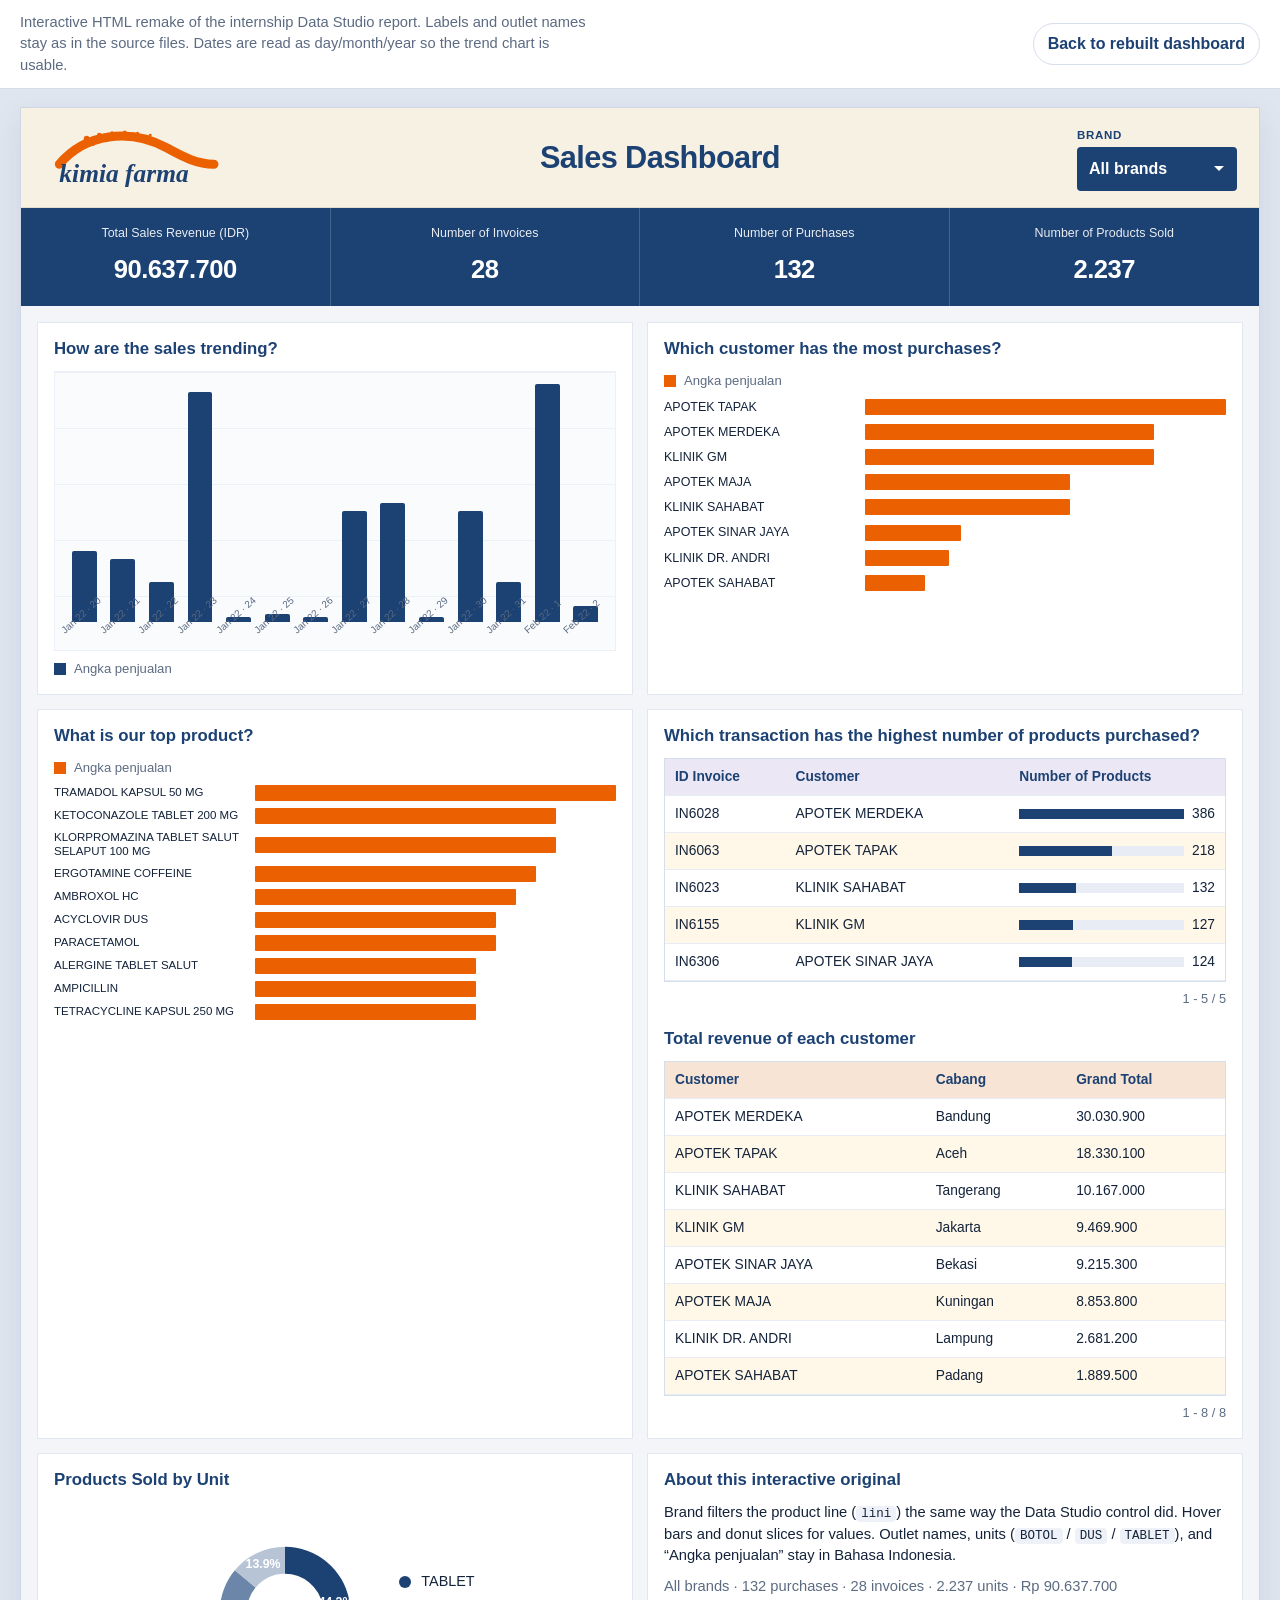
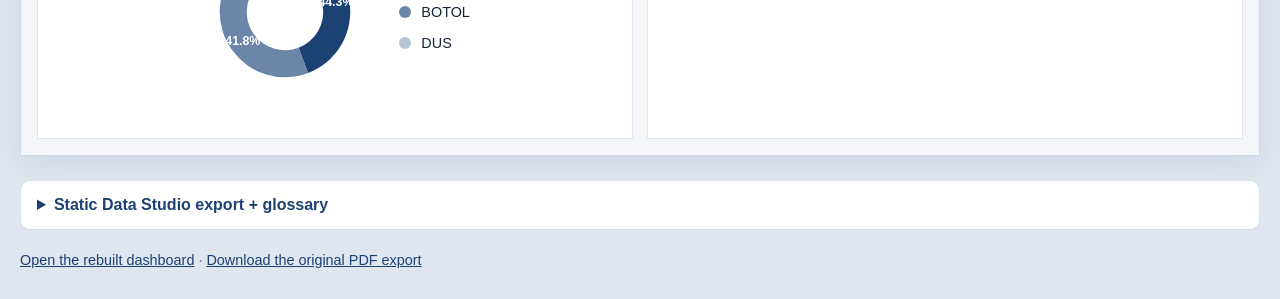
<file: dashboard/previous.html>
<!DOCTYPE html>
<html lang="en">
<head>
  <meta charset="utf-8">
  <meta name="viewport" content="width=device-width, initial-scale=1">
  <title>Original internship dashboard · Kimia Farma</title>
  <link rel="icon" href="data:image/svg+xml,%3Csvg xmlns='http://www.w3.org/2000/svg' viewBox='0 0 32 32'%3E%3Ccircle cx='16' cy='16' r='15' fill='%23ffc107'/%3E%3Ctext x='16' y='21' text-anchor='middle' font-size='11' font-family='Arial' font-weight='700' fill='%231c4173'%3EKF%3C/text%3E%3C/svg%3E">
  <link rel="stylesheet" href="previous.css">
  <script src="previous-data.js"></script>
</head>
<body>
  <div class="page-bar">
    <div class="page-bar-inner">
      <p>Interactive HTML remake of the internship Data Studio report. Labels and outlet names stay as in the source files. Dates are read as day/month/year so the trend chart is usable.</p>
      <a class="ghost" href="index.html">Back to rebuilt dashboard</a>
    </div>
  </div>

  <div class="studio" id="studio">
    <header class="studio-top">
      <div class="kf-logo" aria-label="kimia farma">
        <svg viewBox="0 0 220 72" role="img" aria-hidden="true">
          <path d="M18 42c28-34 78-40 118-18 18 10 34 18 52 18" fill="none" stroke="#eb6001" stroke-width="10" stroke-linecap="round"/>
          <g fill="#eb6001">
            <circle cx="48" cy="14" r="3.2"/><circle cx="62" cy="10" r="2.6"/><circle cx="76" cy="8" r="2.2"/>
            <circle cx="90" cy="7" r="2"/><circle cx="104" cy="8" r="1.8"/><circle cx="118" cy="10" r="1.6"/>
            <circle cx="55" cy="20" r="2"/><circle cx="70" cy="16" r="1.7"/><circle cx="85" cy="14" r="1.5"/>
          </g>
          <text x="18" y="62" font-family="Georgia, 'Times New Roman', serif" font-style="italic" font-size="28" font-weight="700" fill="#1c4173">kimia farma</text>
        </svg>
      </div>
      <h1>Sales Dashboard</h1>
      <div class="brand-filter">
        <label for="brand">Brand</label>
        <select id="brand"></select>
      </div>
    </header>

    <section class="kpi-strip" aria-label="Totals">
      <article>
        <h2>Total Sales Revenue (IDR)</h2>
        <p id="kpi-revenue">–</p>
      </article>
      <article>
        <h2>Number of Invoices</h2>
        <p id="kpi-invoices">–</p>
      </article>
      <article>
        <h2>Number of Purchases</h2>
        <p id="kpi-lines">–</p>
      </article>
      <article>
        <h2>Number of Products Sold</h2>
        <p id="kpi-units">–</p>
      </article>
    </section>

    <div class="studio-body">
      <div class="grid-2">
        <section class="panel">
          <h2>How are the sales trending?</h2>
          <div class="chart-frame">
            <div class="trend" id="trend"></div>
          </div>
          <div class="legend-row"><span class="swatch navy"></span> Angka penjualan</div>
        </section>
        <section class="panel">
          <h2>Which customer has the most purchases?</h2>
          <div class="legend-row tight"><span class="swatch orange"></span> Angka penjualan</div>
          <div class="hbar-list" id="customers"></div>
        </section>
      </div>

      <div class="grid-2">
        <section class="panel">
          <h2>What is our top product?</h2>
          <div class="legend-row tight"><span class="swatch orange"></span> Angka penjualan</div>
          <div class="hbar-list products" id="products"></div>
        </section>
        <section class="panel stack">
          <div>
            <h2>Which transaction has the highest number of products purchased?</h2>
            <div class="table-wrap lavender" id="invoices"></div>
            <p class="pager" id="invoice-pager"></p>
          </div>
          <div>
            <h2>Total revenue of each customer</h2>
            <div class="table-wrap peach" id="revenue"></div>
            <p class="pager" id="revenue-pager"></p>
          </div>
        </section>
      </div>

      <div class="grid-2">
        <section class="panel donut-panel">
          <h2>Products Sold by Unit</h2>
          <div class="donut-row">
            <div class="donut-wrap">
              <svg id="donut" viewBox="0 0 160 160" role="img" aria-label="Products sold by unit"></svg>
            </div>
            <ul class="unit-legend" id="unit-legend"></ul>
          </div>
        </section>
        <section class="panel note-panel">
          <h2>About this interactive original</h2>
          <p>
            Brand filters the product line (<code>lini</code>) the same way the Data Studio control did.
            Hover bars and donut slices for values. Outlet names, units (<code>BOTOL</code> / <code>DUS</code> / <code>TABLET</code>),
            and “Angka penjualan” stay in Bahasa Indonesia.
          </p>
          <p class="muted" id="status"></p>
        </section>
      </div>
    </div>
  </div>

  <details class="export-block">
    <summary>Static Data Studio export + glossary</summary>
    <div class="export-inner">
      <img
        src="../designs/previous_dashboard.png"
        alt="Static export of the original Kimia Farma Sales Dashboard"
        width="1688"
        height="2250"
      />
      <table>
        <thead>
          <tr><th>Term</th><th>Meaning</th></tr>
        </thead>
        <tbody>
          <tr><td>Angka penjualan</td><td>Purchase count (sale lines) used in the trend, customer, and product charts</td></tr>
          <tr><td>Apotek</td><td>Pharmacy</td></tr>
          <tr><td>Klinik</td><td>Clinic</td></tr>
          <tr><td>Cabang</td><td>Branch / sales branch city</td></tr>
          <tr><td>BOTOL / DUS / TABLET</td><td>Bottle / box / tablet</td></tr>
          <tr><td>Brand</td><td>Product line filter (<code>lini</code>: ETIKAL, MARCKS, OGB &amp; PH, …)</td></tr>
        </tbody>
      </table>
    </div>
  </details>

  <footer class="foot">
    <p><a href="index.html">Open the rebuilt dashboard</a> · <a href="../KIMIA_FARMA_SALES_DASHBOARD.pdf">Download the original PDF export</a></p>
  </footer>

  <div class="tip" id="tip" hidden></div>
  <script src="previous.js"></script>
</body>
</html>
</file>
<file: dashboard/styles.css>
:root {
  --bg: #f3f4f6;
  --ink: #1a2b44;
  --muted: #6b7a90;
  --card: #ffffff;
  --line: #e4e8ef;
  --brand: #1c4173;
  --brand-deep: #15345c;
  --accent: #eb6001;
  --accent-soft: #fff4eb;
  --track: #edf1f6;
  --blue-2: #4e6f9a;
  --blue-3: #b7c4d6;
  --shadow: 0 1px 2px rgba(20, 35, 58, 0.04), 0 8px 20px rgba(20, 35, 58, 0.05);
  --radius: 14px;
  --sans: "Manrope", "Segoe UI", sans-serif;
  --serif: "Source Serif 4", Georgia, serif;
}

* { box-sizing: border-box; }

body {
  margin: 0;
  background: var(--bg);
  color: var(--ink);
  font-family: var(--sans);
  font-size: 15px;
  line-height: 1.45;
}

h1, h2, h3, p { margin: 0; }
button, select { font: inherit; color: inherit; }

.wrap {
  width: calc(100% - 48px);
  max-width: 1280px;
  margin: 0 auto;
}

.top {
  background: var(--card);
  border-bottom: 1px solid var(--line);
  padding: 18px 0 16px;
}

.top-inner {
  display: grid;
  grid-template-columns: minmax(0, 1.2fr) minmax(180px, 0.9fr) auto;
  gap: 18px;
  align-items: center;
}

.brand-block {
  display: flex;
  align-items: center;
  gap: 18px;
  min-width: 0;
}

.kf-logo {
  width: 168px;
  height: auto;
  display: block;
  flex: none;
}

.title-block {
  min-width: 0;
}

.title-block h1 {
  font-size: clamp(1.2rem, 1.7vw, 1.65rem);
  font-weight: 800;
  letter-spacing: -0.03em;
  color: var(--brand);
  line-height: 1.15;
  white-space: nowrap;
}

.subtitle {
  margin-top: 3px;
  color: var(--muted);
  font-size: 0.88rem;
  font-weight: 500;
}

.header-art {
  position: relative;
  height: 64px;
  border-radius: 14px;
  overflow: hidden;
  background: linear-gradient(90deg, #fff7f0 0%, #ffb066 48%, #eb6001 100%);
}

.header-art-fade {
  position: absolute;
  inset: 0;
  background: linear-gradient(90deg, #ffffff 0%, rgba(255, 255, 255, 0.55) 28%, transparent 52%);
}

.header-art-dots {
  position: absolute;
  inset: 0;
  opacity: 0.7;
  background-image: radial-gradient(circle, rgba(255, 255, 255, 0.95) 1.15px, transparent 1.35px);
  background-size: 6px 6px;
  background-position: 0 0;
  mask-image: linear-gradient(90deg, transparent 18%, #000 50%, #000 100%);
}

.ghost {
  flex: none;
  color: var(--brand);
  text-decoration: none;
  border: 1px solid var(--line);
  border-radius: 999px;
  padding: 8px 14px;
  font-size: 0.84rem;
  font-weight: 700;
  white-space: nowrap;
  background: #fff;
}

.ghost:hover {
  background: var(--accent-soft);
  border-color: #f0c49a;
}

main { padding: 18px 0 20px; }

.filters {
  display: flex;
  flex-wrap: wrap;
  gap: 10px 12px;
  align-items: flex-end;
  background: transparent;
  border: 0;
  padding: 0;
  box-shadow: none;
}

.filters-label {
  align-self: center;
  font-size: 0.78rem;
  font-weight: 700;
  letter-spacing: 0.04em;
  text-transform: uppercase;
  color: var(--muted);
  margin-right: 4px;
}

.filters label {
  display: flex;
  flex-direction: column;
  gap: 4px;
  font-size: 0.72rem;
  font-weight: 650;
  color: var(--muted);
}

.filters select {
  appearance: none;
  min-width: 132px;
  background: var(--card) url("data:image/svg+xml,%3Csvg xmlns='http://www.w3.org/2000/svg' width='12' height='8' viewBox='0 0 12 8'%3E%3Cpath fill='%231c4173' d='M1 1l5 5 5-5'/%3E%3C/svg%3E") right 12px center / 10px no-repeat;
  border: 1px solid var(--line);
  border-radius: 999px;
  padding: 9px 34px 9px 14px;
  font-weight: 650;
  color: var(--brand);
  box-shadow: var(--shadow);
}

.reset {
  border: 0;
  border-radius: 999px;
  padding: 9px 16px;
  background: var(--brand);
  color: #fff;
  font-weight: 700;
  cursor: pointer;
}

.reset:hover { background: var(--brand-deep); }

.status {
  margin: 10px 0 0;
  color: var(--muted);
  font-size: 0.86rem;
  min-height: 1.3em;
}

.chips {
  display: flex;
  flex-wrap: wrap;
  gap: 8px;
  margin-top: 8px;
}

.chip {
  display: inline-flex;
  align-items: center;
  gap: 6px;
  background: var(--accent-soft);
  border: 1px solid #f0c49a;
  border-radius: 999px;
  padding: 5px 10px;
  font-size: 0.8rem;
  font-weight: 650;
  color: #8a3a00;
}

.chip button {
  border: 0;
  background: transparent;
  cursor: pointer;
  color: #8a3a00;
  font-weight: 700;
  padding: 0 2px;
}

.kpis {
  display: grid;
  grid-template-columns: repeat(4, 1fr);
  gap: 12px;
  margin-top: 14px;
}

.kpi {
  background: var(--card);
  border: 1px solid var(--line);
  border-radius: var(--radius);
  box-shadow: var(--shadow);
  padding: 16px 18px 18px;
}

.kpi h2 {
  font-size: 0.78rem;
  font-weight: 650;
  color: var(--muted);
}

.kpi p {
  margin-top: 8px;
  font-size: 1.65rem;
  font-weight: 800;
  letter-spacing: -0.03em;
  font-variant-numeric: tabular-nums;
  color: var(--brand);
}

.kpi-sub {
  display: block;
  margin-top: 6px;
  font-size: 0.8rem;
  color: var(--muted);
  font-weight: 500;
}

.kpi-hero {
  background: var(--brand);
  border-color: var(--brand);
}

.kpi-hero h2,
.kpi-hero .kpi-sub { color: rgba(255, 255, 255, 0.78); }
.kpi-hero p { color: #fff; }

.card-trend {
  margin-top: 14px;
}

.layout-cols {
  display: grid;
  grid-template-columns: 1.1fr 1fr;
  gap: 14px;
  margin-top: 14px;
  align-items: start;
}

.layout-mix {
  grid-template-columns: 1.05fr 0.95fr;
}

.card-invoices {
  margin-top: 14px;
}

.card {
  background: var(--card);
  border: 1px solid var(--line);
  border-radius: var(--radius);
  box-shadow: var(--shadow);
  padding: 16px 18px 18px;
  min-width: 0;
}

.card h2 {
  font-size: 0.98rem;
  font-weight: 750;
  letter-spacing: -0.02em;
  color: var(--brand);
}

.hint {
  font-size: 0.8rem;
  margin-top: 4px;
  color: var(--muted);
}

.trend-scroll {
  overflow-x: auto;
  margin-top: 14px;
  max-width: 100%;
  min-width: 0;
}

.trend {
  display: grid;
  grid-auto-flow: column;
  grid-auto-columns: minmax(36px, 1fr);
  align-items: end;
  gap: 5px;
  height: 240px;
  min-width: 520px;
  padding: 8px 0 4px;
}

.trend.is-empty { display: block; height: auto; min-width: 0; }

.day {
  display: flex;
  flex-direction: column;
  justify-content: flex-end;
  align-items: center;
  height: 100%;
  min-width: 0;
  background: none;
  border: 0;
  padding: 0;
  cursor: pointer;
}

.day.is-empty { cursor: default; }

.day-bar {
  width: min(100%, 22px);
  background: var(--brand);
  border-radius: 5px 5px 2px 2px;
}

.day.is-empty .day-bar {
  height: 4px;
  background: var(--blue-3);
}

.day.is-peak .day-bar { background: var(--accent); }
.day.is-on .day-bar { outline: 2px solid var(--brand-deep); outline-offset: 1px; }
.day.is-dim .day-bar { opacity: 0.35; }

.day-label {
  margin-top: 8px;
  font-size: 0.68rem;
  white-space: nowrap;
  color: var(--muted);
}

.hlist { display: flex; flex-direction: column; gap: 2px; margin-top: 10px; }

.hrow {
  display: grid;
  grid-template-columns: minmax(0, 1fr) auto;
  gap: 2px 10px;
  width: 100%;
  text-align: left;
  background: transparent;
  border: 0;
  border-radius: 10px;
  padding: 7px 6px;
  cursor: pointer;
}

.hrow:hover, .hrow.is-on { background: var(--accent-soft); }
.hrow.is-dim { opacity: 0.42; }
.hrow.is-dim:hover { opacity: 1; }

.hname {
  grid-column: 1 / -1;
  grid-row: 1;
  font-weight: 700;
  color: var(--ink);
  font-size: 0.9rem;
}

.hmeta {
  grid-column: 1;
  grid-row: 2;
  align-self: center;
  font-size: 0.74rem;
  color: var(--muted);
}

.hvalue {
  grid-column: 2;
  grid-row: 2;
  align-self: center;
  font-variant-numeric: tabular-nums;
  font-weight: 750;
  white-space: nowrap;
  color: var(--brand);
  font-size: 0.88rem;
}

.track {
  grid-column: 1 / -1;
  grid-row: 3;
  height: 8px;
  background: var(--track);
  border-radius: 99px;
  margin-top: 4px;
  overflow: hidden;
}

.fill {
  display: block;
  height: 100%;
  width: var(--w);
  background: var(--brand);
  border-radius: 99px;
}

.hrow.is-top .fill { background: var(--accent); }

.toggles.compact {
  display: flex;
  flex-wrap: wrap;
  gap: 8px;
  margin-top: 10px;
}

.seg {
  display: inline-flex;
  background: var(--track);
  border-radius: 999px;
  padding: 3px;
  gap: 2px;
}

.seg button {
  border: 0;
  background: transparent;
  border-radius: 999px;
  padding: 6px 10px;
  font-size: 0.74rem;
  font-weight: 700;
  color: var(--muted);
  cursor: pointer;
}

.seg button[aria-pressed="true"] {
  background: var(--card);
  color: var(--brand);
  box-shadow: 0 1px 2px rgba(20, 35, 58, 0.08);
}

.mix {
  display: grid;
  grid-template-columns: 140px minmax(0, 1fr);
  gap: 10px 14px;
  align-items: center;
  margin-top: 12px;
}

.donut-wrap {
  position: relative;
  width: 140px;
  height: 140px;
}

.donut-wrap svg { width: 100%; height: 100%; }

.donut-center {
  position: absolute;
  inset: 0;
  display: grid;
  place-content: center;
  text-align: center;
  pointer-events: none;
}

.donut-center strong {
  font-size: 1.05rem;
  color: var(--brand);
  font-weight: 800;
}

.donut-center span {
  font-size: 0.7rem;
  color: var(--muted);
}

.legend {
  list-style: none;
  margin: 0;
  padding: 0;
  display: flex;
  flex-direction: column;
  gap: 8px;
  font-size: 0.82rem;
  color: var(--muted);
}

.legend li {
  display: grid;
  grid-template-columns: 10px 1fr auto;
  gap: 8px;
  align-items: center;
}

.swatch {
  width: 10px;
  height: 10px;
  border-radius: 50%;
  display: inline-block;
}

.legend b {
  font-variant-numeric: tabular-nums;
  color: var(--ink);
  font-weight: 750;
}

.table-wrap {
  overflow-x: auto;
  margin-top: 10px;
}

table {
  width: 100%;
  border-collapse: collapse;
  min-width: 560px;
  font-size: 0.86rem;
}

th, td {
  text-align: left;
  padding: 10px 8px;
  border-bottom: 1px solid var(--line);
  vertical-align: middle;
}

th {
  color: var(--muted);
  font-size: 0.72rem;
  text-transform: uppercase;
  letter-spacing: 0.04em;
  font-weight: 700;
}

th button {
  border: 0;
  background: transparent;
  padding: 0;
  font: inherit;
  color: inherit;
  cursor: pointer;
}

td.num, th.num { text-align: right; font-variant-numeric: tabular-nums; }

tr.is-max {
  background: var(--accent-soft);
}

.badge {
  display: inline-block;
  margin-left: 8px;
  background: var(--accent);
  color: #fff;
  border-radius: 999px;
  padding: 2px 8px;
  font-size: 0.68rem;
  font-weight: 700;
}

.linkish {
  border: 0;
  background: transparent;
  padding: 0;
  color: var(--brand);
  font-weight: 700;
  cursor: pointer;
  text-align: left;
}

.linkish:hover { color: var(--accent); }

.notes {
  margin-top: 16px;
  background: var(--card);
  border: 1px solid var(--line);
  border-radius: var(--radius);
  padding: 12px 16px;
  box-shadow: var(--shadow);
}

.notes summary {
  cursor: pointer;
  font-weight: 750;
  color: var(--brand);
}

.channel-card {
  margin-top: 10px;
  padding: 0;
  border: 0;
  box-shadow: none;
  background: transparent;
}

.channel-bar {
  display: flex;
  height: 12px;
  border-radius: 99px;
  overflow: hidden;
  background: var(--track);
}

.channel-bar span { display: block; height: 100%; }
.channel-bar .pharmacy { background: var(--brand); }
.channel-bar .clinic { background: var(--accent); }

.channel-legend {
  display: flex;
  justify-content: space-between;
  gap: 12px;
  margin-top: 8px;
  font-size: 0.84rem;
  color: var(--muted);
}

.note-list {
  margin: 12px 0 0;
  padding-left: 18px;
  color: var(--muted);
  font-size: 0.86rem;
}

.note-list code {
  font-size: 0.82em;
  background: var(--track);
  padding: 1px 5px;
  border-radius: 4px;
}

.foot {
  padding: 4px 0 28px;
  font-size: 0.84rem;
  color: var(--muted);
}

.sr-only {
  position: absolute;
  width: 1px;
  height: 1px;
  padding: 0;
  margin: -1px;
  overflow: hidden;
  clip: rect(0, 0, 0, 0);
  white-space: nowrap;
  border: 0;
}

@media (max-width: 1100px) {
  .wrap { width: calc(100% - 28px); }
  .top-inner {
    grid-template-columns: 1fr;
    justify-items: start;
  }
  .header-art { width: min(100%, 420px); }
  .kpis { grid-template-columns: 1fr 1fr; }
  .layout-cols,
  .layout-mix { grid-template-columns: 1fr; }
}

@media (max-width: 640px) {
  .wrap { width: calc(100% - 20px); }
  .kpis { grid-template-columns: 1fr; }
  .mix { grid-template-columns: 1fr; justify-items: center; }
  .filters-label { width: 100%; }
  .reset { width: 100%; }
  .kf-logo { width: 132px; }
  .title-block h1 { white-space: normal; }
}
</file>
<file: dashboard/previous.css>
:root {
  --bg: #dfe6f0;
  --studio: #f3f5f8;
  --cream: #f7f1e4;
  --ink: #14233a;
  --muted: #5c6b82;
  --card: #ffffff;
  --line: #d5deeb;
  --brand: #1c4173;
  --accent: #eb6001;
  --lavender: #ece7f5;
  --peach: #f7e4d4;
  --stripe: #fff8e8;
  --sans: "Segoe UI", Tahoma, Geneva, Verdana, sans-serif;
}

* { box-sizing: border-box; }

body {
  margin: 0;
  background: var(--bg);
  color: var(--ink);
  font-family: var(--sans);
  line-height: 1.45;
}

h1, h2, p { margin: 0; }
a { color: var(--brand); }
button, select { font: inherit; color: inherit; }

.page-bar {
  background: #fff;
  border-bottom: 1px solid var(--line);
  padding: 12px 0;
}

.page-bar-inner {
  width: calc(100% - 40px);
  max-width: 1920px;
  margin: 0 auto;
  display: flex;
  justify-content: space-between;
  gap: 16px;
  align-items: center;
}

.page-bar p {
  color: var(--muted);
  font-size: 0.92rem;
  max-width: 70ch;
}

.ghost {
  text-decoration: none;
  border: 1px solid var(--line);
  border-radius: 999px;
  padding: 8px 14px;
  font-weight: 650;
  color: var(--brand);
  white-space: nowrap;
  background: #fff;
}

.ghost:hover {
  background: #fff4ea;
  border-color: #f0c49a;
}

.studio {
  width: calc(100% - 40px);
  max-width: 1920px;
  margin: 18px auto 24px;
  background: var(--studio);
  border: 1px solid #cfd8e6;
  box-shadow: 0 10px 30px rgba(16, 35, 63, 0.08);
  overflow: hidden;
}

.studio-top {
  background: var(--cream);
  display: grid;
  grid-template-columns: 240px 1fr 200px;
  gap: 12px;
  align-items: center;
  padding: 18px 22px 16px;
  border-bottom: 1px solid #e4dccb;
}

.kf-logo svg {
  width: 200px;
  height: auto;
  display: block;
}

.studio-top h1 {
  text-align: center;
  color: var(--brand);
  font-size: clamp(1.8rem, 2.4vw, 2.45rem);
  font-weight: 700;
  letter-spacing: -0.02em;
}

.brand-filter {
  justify-self: end;
  display: grid;
  gap: 4px;
  min-width: 160px;
}

.brand-filter label {
  font-size: 0.72rem;
  letter-spacing: 0.06em;
  text-transform: uppercase;
  color: var(--brand);
  font-weight: 700;
}

.brand-filter select {
  appearance: none;
  background: var(--brand) url("data:image/svg+xml,%3Csvg xmlns='http://www.w3.org/2000/svg' width='12' height='8' viewBox='0 0 12 8'%3E%3Cpath fill='white' d='M1 1l5 5 5-5'/%3E%3C/svg%3E") right 12px center / 12px no-repeat;
  color: #fff;
  border: 0;
  border-radius: 4px;
  padding: 10px 34px 10px 12px;
  font-weight: 650;
  cursor: pointer;
}

.brand-filter select:hover,
.brand-filter select:focus {
  outline: 2px solid #eb6001;
  outline-offset: 2px;
}

.kpi-strip {
  display: grid;
  grid-template-columns: repeat(4, 1fr);
  background: var(--brand);
  color: #fff;
}

.kpi-strip article {
  padding: 16px 12px 18px;
  text-align: center;
  border-right: 1px solid rgba(255, 255, 255, 0.18);
}

.kpi-strip article:last-child { border-right: 0; }

.kpi-strip h2 {
  font-size: 0.78rem;
  font-weight: 500;
  opacity: 0.9;
  margin-bottom: 8px;
}

.kpi-strip p {
  font-size: clamp(1.35rem, 2vw, 1.85rem);
  font-weight: 750;
  letter-spacing: -0.02em;
}

.studio-body {
  padding: 16px;
  display: grid;
  gap: 14px;
}

.grid-2 {
  display: grid;
  grid-template-columns: 1fr 1fr;
  gap: 14px;
  align-items: start;
}

.panel {
  background: var(--card);
  border: 1px solid #e1e7f0;
  padding: 14px 16px 16px;
  min-height: 100%;
}

.panel h2 {
  color: var(--brand);
  font-size: 1.05rem;
  margin-bottom: 10px;
}

.panel.stack {
  display: grid;
  gap: 18px;
}

.legend-row {
  display: flex;
  align-items: center;
  gap: 8px;
  color: var(--muted);
  font-size: 0.82rem;
  margin-top: 8px;
}

.legend-row.tight { margin: 0 0 8px; }

.swatch {
  width: 12px;
  height: 12px;
  display: inline-block;
}

.swatch.navy { background: var(--brand); }
.swatch.orange { background: var(--accent); }

.chart-frame {
  height: 280px;
  border: 1px solid #edf1f7;
  background:
    linear-gradient(#edf1f7 1px, transparent 1px) 0 0 / 100% 56px,
    #fafbfd;
  padding: 12px 8px 0;
  overflow: hidden;
}

.trend {
  height: 100%;
  display: flex;
  align-items: flex-end;
  gap: 4px;
  padding: 0 4px 28px;
}

.trend .bar-wrap {
  flex: 1;
  min-width: 0;
  height: 100%;
  display: flex;
  flex-direction: column;
  justify-content: flex-end;
  align-items: center;
  gap: 6px;
  position: relative;
}

.trend .bar {
  width: 72%;
  max-width: 28px;
  background: var(--brand);
  border-radius: 2px 2px 0 0;
  min-height: 2px;
  cursor: pointer;
  transition: filter 0.15s ease, transform 0.15s ease;
}

.trend .bar:hover,
.trend .bar:focus-visible {
  filter: brightness(1.18);
  transform: translateY(-2px);
  outline: none;
}

.trend .label {
  position: absolute;
  bottom: 2px;
  left: 50%;
  transform: translateX(-50%) rotate(-42deg);
  transform-origin: center;
  font-size: 0.62rem;
  color: var(--muted);
  white-space: nowrap;
  width: 56px;
  text-align: left;
}

.hbar-list {
  display: grid;
  gap: 7px;
}

.hbar {
  display: grid;
  grid-template-columns: minmax(110px, 34%) 1fr;
  gap: 10px;
  align-items: center;
  cursor: default;
}

.hbar .name {
  font-size: 0.78rem;
  color: var(--ink);
  white-space: nowrap;
  overflow: hidden;
  text-overflow: ellipsis;
}

.hbar .track {
  height: 16px;
  background: transparent;
  position: relative;
}

.hbar .fill {
  height: 100%;
  background: var(--accent);
  border-radius: 1px;
  min-width: 2px;
  transition: filter 0.15s ease, width 0.2s ease;
  cursor: pointer;
}

.hbar .fill:hover,
.hbar .fill:focus-visible {
  filter: brightness(1.12);
  outline: none;
}

.products .name {
  font-size: 0.72rem;
  white-space: normal;
  line-height: 1.2;
}

.table-wrap {
  border: 1px solid var(--line);
  overflow: auto;
}

.table-wrap table {
  width: 100%;
  border-collapse: collapse;
  font-size: 0.86rem;
}

.table-wrap th,
.table-wrap td {
  padding: 8px 10px;
  text-align: left;
  border-bottom: 1px solid #e8edf5;
  vertical-align: middle;
}

.table-wrap.lavender thead {
  background: var(--lavender);
  color: var(--brand);
}

.table-wrap.peach thead {
  background: var(--peach);
  color: var(--brand);
}

.table-wrap tbody tr:nth-child(even) {
  background: var(--stripe);
}

.table-wrap tbody tr:hover {
  background: #fff1e0;
}

.mini-bar {
  display: flex;
  align-items: center;
  gap: 8px;
}

.mini-bar .track {
  flex: 1;
  height: 10px;
  background: #e8edf5;
}

.mini-bar .fill {
  height: 100%;
  background: var(--brand);
}

.pager {
  margin-top: 8px;
  text-align: right;
  color: var(--muted);
  font-size: 0.8rem;
}

.donut-panel .donut-row {
  display: flex;
  align-items: center;
  gap: 24px;
  flex-wrap: wrap;
  justify-content: center;
  min-height: 220px;
}

.donut-wrap {
  width: 180px;
  height: 180px;
}

.donut-wrap svg {
  width: 100%;
  height: 100%;
}

.donut-wrap path {
  cursor: pointer;
  transition: opacity 0.15s ease;
}

.donut-wrap path:hover {
  opacity: 0.85;
}

.unit-legend {
  list-style: none;
  margin: 0;
  padding: 0;
  display: grid;
  gap: 10px;
}

.unit-legend li {
  display: flex;
  align-items: center;
  gap: 10px;
  font-size: 0.9rem;
}

.unit-legend .dot {
  width: 12px;
  height: 12px;
  border-radius: 50%;
}

.note-panel p {
  color: var(--ink);
  font-size: 0.92rem;
  margin-bottom: 10px;
}

.note-panel .muted,
.muted {
  color: var(--muted);
}

.note-panel code,
.export-inner code {
  font-size: 0.85em;
  background: #eef2f8;
  padding: 1px 5px;
  border-radius: 4px;
}

.export-block {
  width: calc(100% - 40px);
  max-width: 1920px;
  margin: 0 auto 20px;
  background: #fff;
  border: 1px solid var(--line);
  border-radius: 10px;
  padding: 12px 16px;
}

.export-block summary {
  cursor: pointer;
  color: var(--brand);
  font-weight: 700;
}

.export-inner {
  margin-top: 12px;
  display: grid;
  gap: 14px;
}

.export-inner img {
  width: 100%;
  height: auto;
  border: 1px solid var(--line);
  border-radius: 6px;
}

.export-inner table {
  width: 100%;
  border-collapse: collapse;
  font-size: 0.92rem;
}

.export-inner th,
.export-inner td {
  text-align: left;
  padding: 8px;
  border-bottom: 1px solid var(--line);
}

.export-inner td:first-child {
  font-weight: 700;
  color: var(--brand);
  width: 34%;
}

.foot {
  width: calc(100% - 40px);
  max-width: 1920px;
  margin: 0 auto 28px;
  color: var(--muted);
  font-size: 0.9rem;
}

.tip {
  position: fixed;
  z-index: 20;
  pointer-events: none;
  background: #1a2b44;
  color: #fff;
  font-size: 0.78rem;
  padding: 8px 10px;
  border-radius: 6px;
  max-width: 240px;
  box-shadow: 0 8px 20px rgba(0, 0, 0, 0.18);
}

@media (max-width: 1100px) {
  .studio-top {
    grid-template-columns: 1fr;
    justify-items: center;
    text-align: center;
  }

  .brand-filter { justify-self: center; width: min(220px, 100%); }
  .grid-2 { grid-template-columns: 1fr; }
  .kpi-strip { grid-template-columns: 1fr 1fr; }
  .kpi-strip article:nth-child(2n) { border-right: 0; }
  .kpi-strip article:nth-child(-n+2) { border-bottom: 1px solid rgba(255,255,255,0.18); }
}

@media (max-width: 640px) {
  .page-bar-inner {
    flex-direction: column;
    align-items: flex-start;
    width: calc(100% - 20px);
  }

  .studio,
  .export-block,
  .foot {
    width: calc(100% - 20px);
  }

  .kpi-strip { grid-template-columns: 1fr; }
  .kpi-strip article {
    border-right: 0;
    border-bottom: 1px solid rgba(255,255,255,0.18);
  }
  .kpi-strip article:last-child { border-bottom: 0; }
  .hbar { grid-template-columns: 42% 1fr; }
}
</file>
